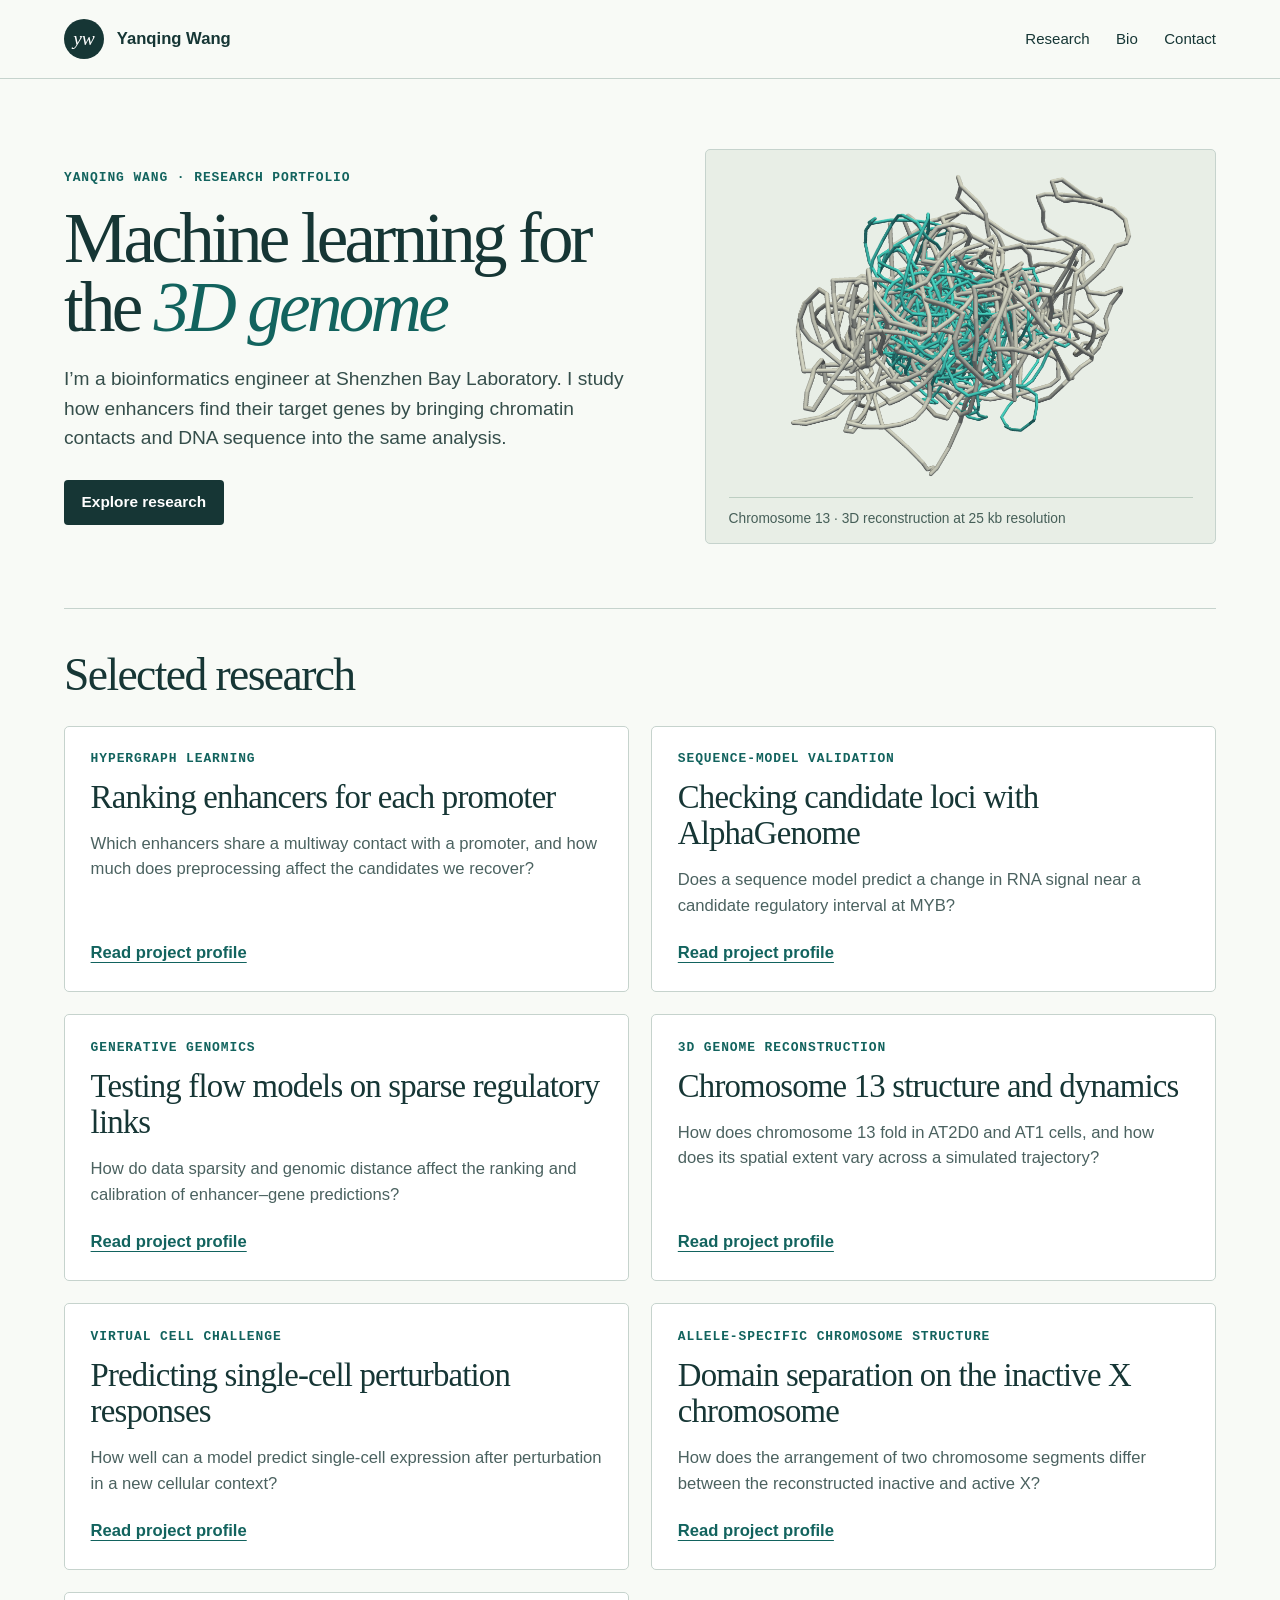
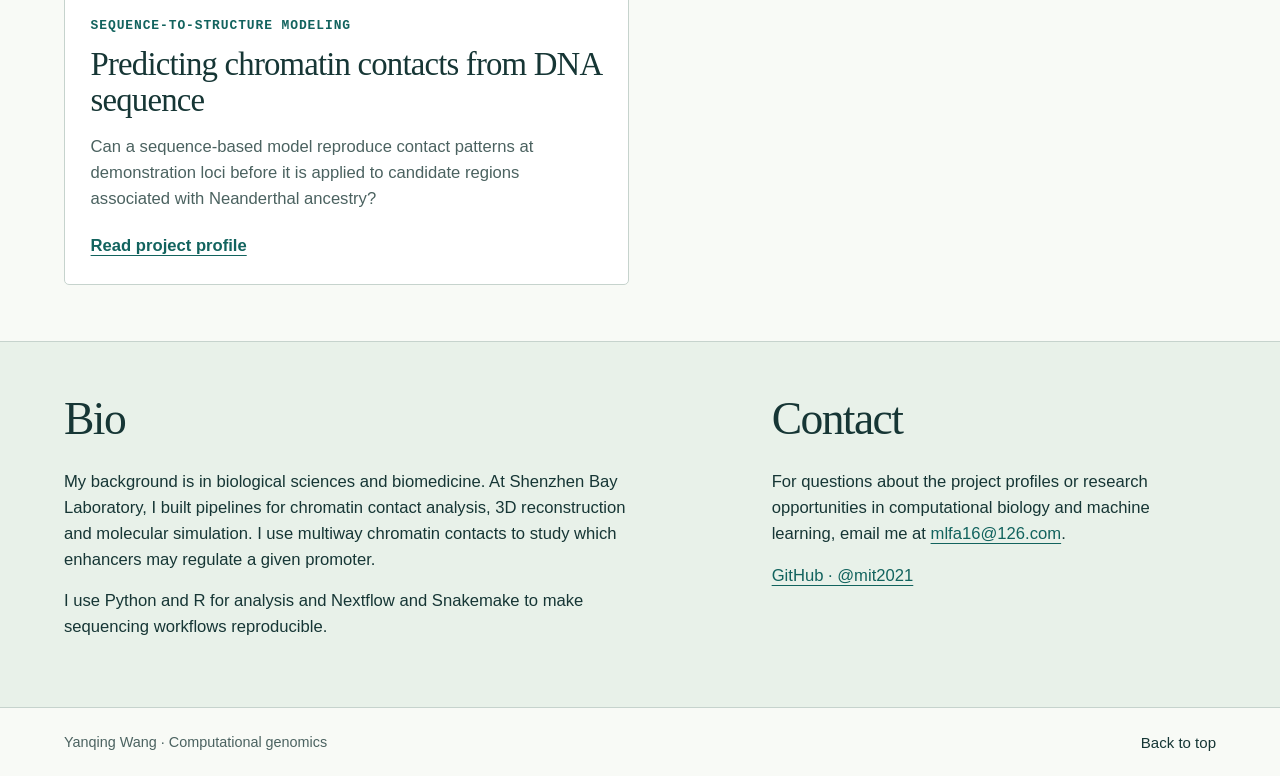
<file: portfolio/index.html>
<!doctype html>
<html lang="en"><head><meta charset="utf-8"><meta name="viewport" content="width=device-width, initial-scale=1"><meta name="description" content="Research portfolio of Yanqing Wang, covering enhancer–promoter ranking, AlphaGenome, generative genomics and chromosome structure."><meta name="theme-color" content="#163635"><title>Yanqing Wang | Computational genomics</title><link rel="stylesheet" href="assets/style.css"></head>
<body><a class="skip" href="#main">Skip to content</a><header><div class="shell bar"><a class="brand" href="index.html"><span aria-hidden="true" class="monogram">yw</span>Yanqing Wang</a><nav aria-label="Primary"><a href="#research">Research</a><a href="#bio">Bio</a><a href="#contact">Contact</a></nav></div></header><main id="main"><div class="shell"><section class="hero"><div><div class="kicker">Yanqing Wang · Research portfolio</div><h1>Machine learning for the <em>3D genome</em></h1><p class="lead">I’m a bioinformatics engineer at Shenzhen Bay Laboratory. I study how enhancers find their target genes by bringing chromatin contacts and DNA sequence into the same analysis.</p><div class="actions"><a class="button" href="#research">Explore research</a></div></div><figure class="herofig"><img src="assets/hero.png" alt="Folded chromosome 13 reconstruction in teal and gray"><figcaption>Chromosome 13 · 3D reconstruction at 25 kb resolution</figcaption></figure></section><section class="research" id="research"><div class="sectionhead"><h2>Selected research</h2></div><div class="cards"><article class="card"><div class="card-inner"><span class="kind">Hypergraph learning</span><h3><a href="profiles/hipore-ranking.html">Ranking enhancers for each promoter</a></h3><p>Which enhancers share a multiway contact with a promoter, and how much does preprocessing affect the candidates we recover?</p><a class="card-link" href="profiles/hipore-ranking.html" aria-label="Read about Ranking enhancers for each promoter">Read project profile</a></div></article><article class="card"><div class="card-inner"><span class="kind">Sequence-model validation</span><h3><a href="profiles/alphagenome.html">Checking candidate loci with AlphaGenome</a></h3><p>Does a sequence model predict a change in RNA signal near a candidate regulatory interval at MYB?</p><a class="card-link" href="profiles/alphagenome.html" aria-label="Read profile for AlphaGenome at MYB">Read project profile</a></div></article><article class="card"><div class="card-inner"><span class="kind">Generative genomics</span><h3><a href="profiles/generative-genomics.html">Testing flow models on sparse regulatory links</a></h3><p>How do data sparsity and genomic distance affect the ranking and calibration of enhancer–gene predictions?</p><a class="card-link" href="profiles/generative-genomics.html" aria-label="Read about Testing flow models on sparse regulatory links">Read project profile</a></div></article><article class="card"><div class="card-inner"><span class="kind">3D genome reconstruction</span><h3><a href="profiles/chromatin-structure.html">Chromosome 13 structure and dynamics</a></h3><p>How does chromosome 13 fold in AT2D0 and AT1 cells, and how does its spatial extent vary across a simulated trajectory?</p><a class="card-link" href="profiles/chromatin-structure.html" aria-label="Read about Chromosome 13 structure and dynamics">Read project profile</a></div></article><article class="card"><div class="card-inner"><span class="kind">Virtual Cell Challenge</span><h3><a href="profiles/virtual-cell-challenge.html">Predicting single-cell perturbation responses</a></h3><p>How well can a model predict single-cell expression after perturbation in a new cellular context?</p><a class="card-link" href="profiles/virtual-cell-challenge.html" aria-label="Read about Predicting single-cell perturbation responses">Read project profile</a></div></article><article class="card"><div class="card-inner"><span class="kind">Allele-specific chromosome structure</span><h3><a href="profiles/x-chromosome.html">Domain separation on the inactive X chromosome</a></h3><p>How does the arrangement of two chromosome segments differ between the reconstructed inactive and active X?</p><a class="card-link" href="profiles/x-chromosome.html" aria-label="Read about Domain separation on the inactive X chromosome">Read project profile</a></div></article><article class="card"><div class="card-inner"><span class="kind">Sequence-to-structure modeling</span><h3><a href="profiles/sequence-folding.html">Predicting chromatin contacts from DNA sequence</a></h3><p>Can a sequence-based model reproduce contact patterns at demonstration loci before it is applied to candidate regions associated with Neanderthal ancestry?</p><a class="card-link" href="profiles/sequence-folding.html" aria-label="Read about Predicting chromatin contacts from DNA sequence">Read project profile</a></div></article></div></section></div><section class="bio"><div class="shell biogrid"><div id="bio"><h2>Bio</h2><p>My background is in biological sciences and biomedicine. At Shenzhen Bay Laboratory, I built pipelines for chromatin contact analysis, 3D reconstruction and molecular simulation. I use multiway chromatin contacts to study which enhancers may regulate a given promoter.</p><p>I use Python and R for analysis and Nextflow and Snakemake to make sequencing workflows reproducible.</p></div><div id="contact"><h2>Contact</h2><p>For questions about the project profiles or research opportunities in computational biology and machine learning, email me at <a href="mailto:mlfa16@126.com">mlfa16@126.com</a>.</p><p><a href="https://github.com/mit2021">GitHub · @mit2021</a></p></div></div></section></main><footer class="shell footer"><span>Yanqing Wang · Computational genomics</span><a href="#main">Back to top</a></footer></body></html>
</file>
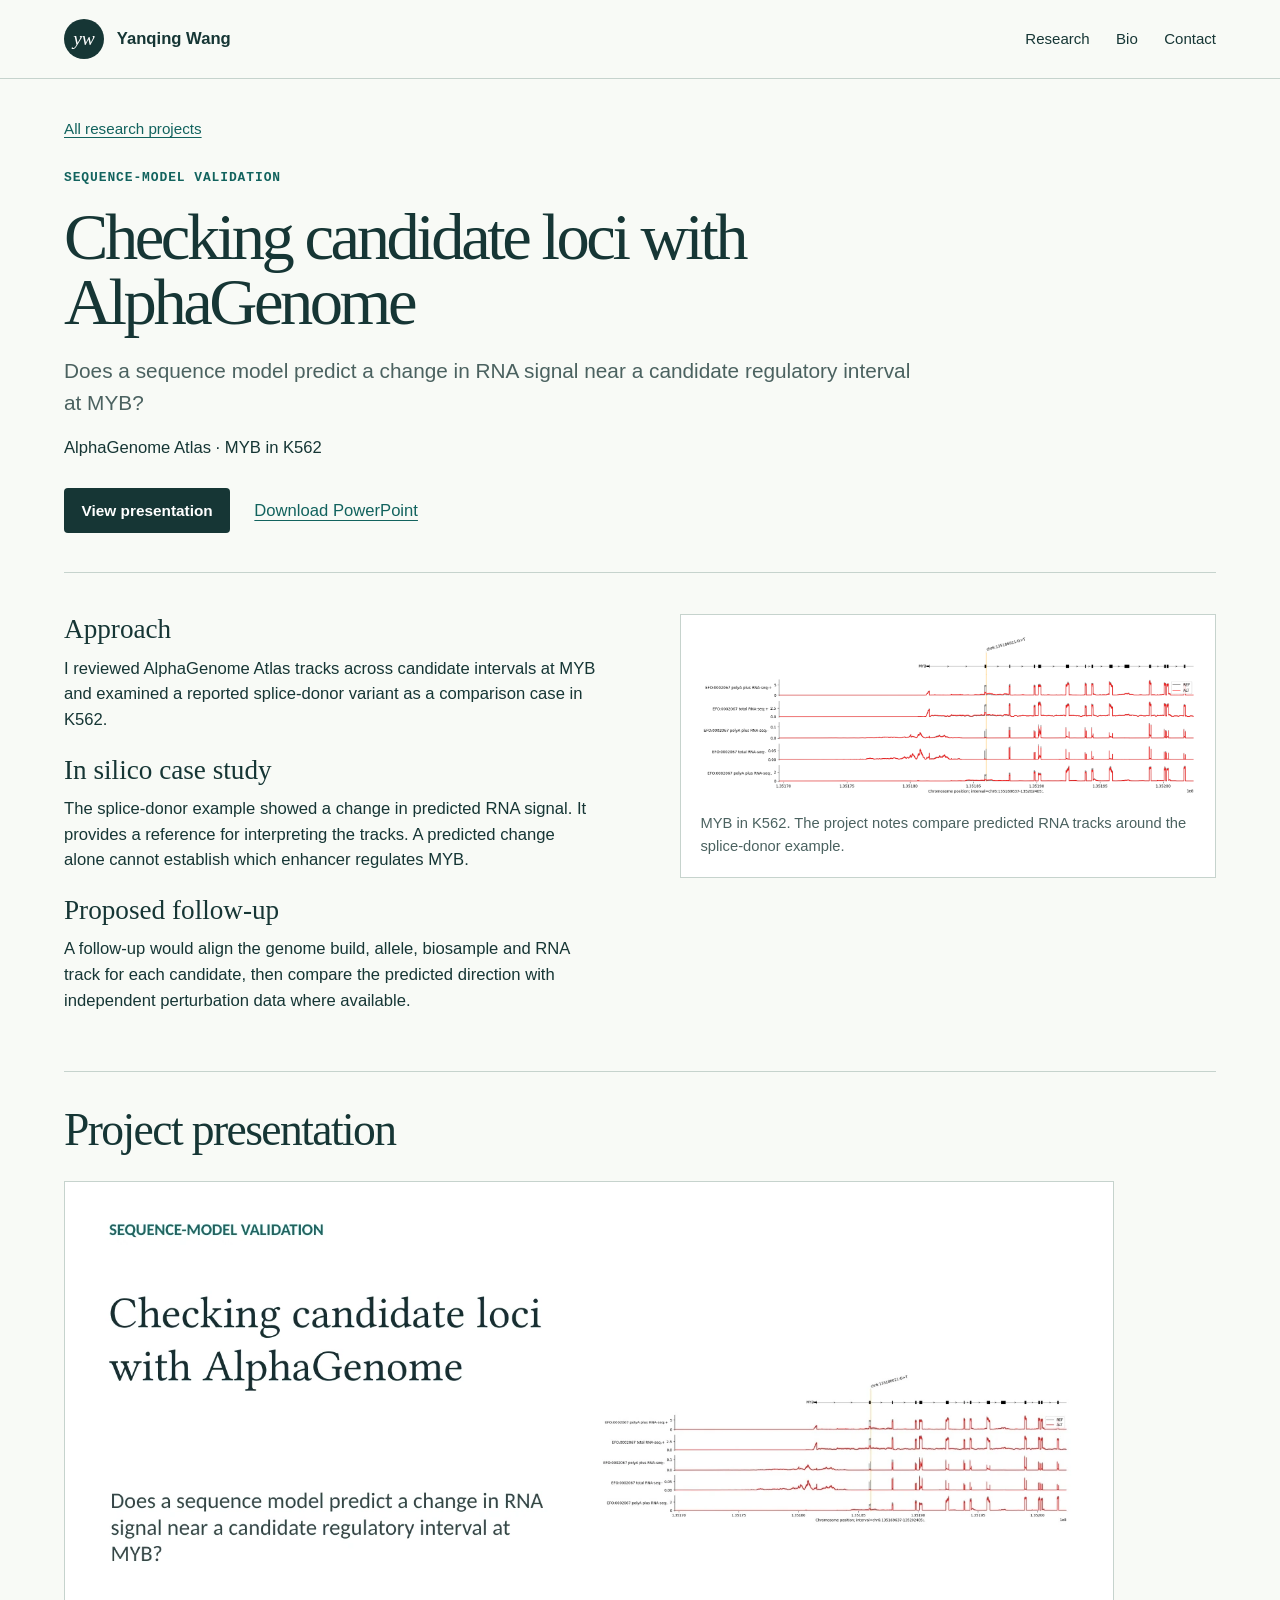
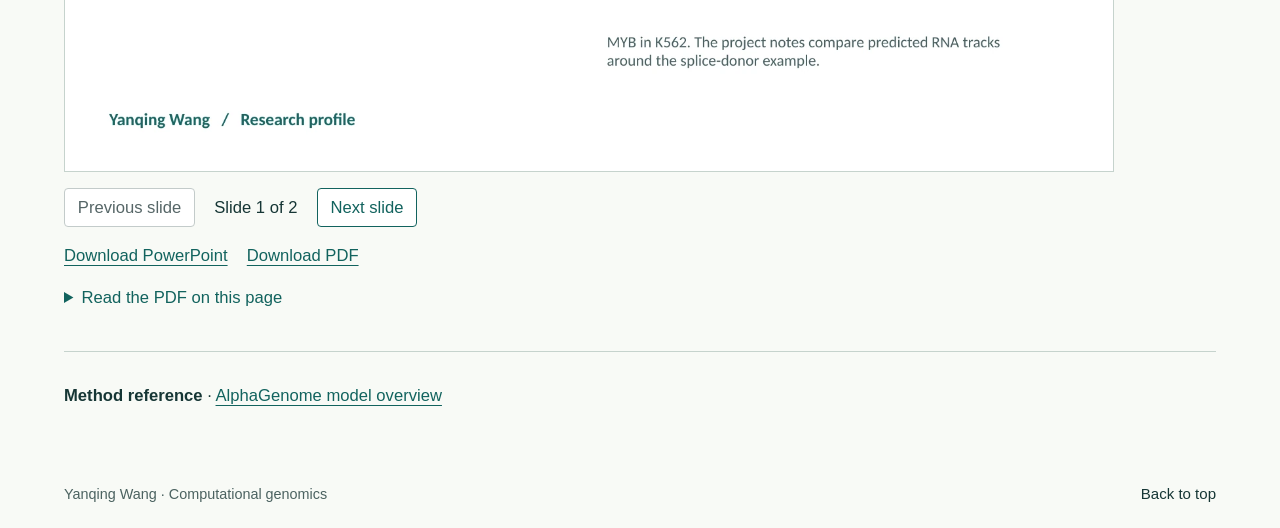
<file: portfolio/profiles/alphagenome.html>
<!doctype html>
<html lang="en"><head><meta charset="utf-8"><meta name="viewport" content="width=device-width, initial-scale=1"><meta name="description" content="Does a sequence model predict a change in RNA signal near a candidate regulatory interval at MYB?"><meta name="theme-color" content="#163635"><title>AlphaGenome at MYB | Yanqing Wang</title><link rel="stylesheet" href="../assets/style.css"></head>
<body><a class="skip" href="#main">Skip to content</a><header><div class="shell bar"><a class="brand" href="../index.html"><span aria-hidden="true" class="monogram">yw</span>Yanqing Wang</a><nav aria-label="Primary"><a href="../index.html#research">Research</a><a href="../index.html#bio">Bio</a><a href="../index.html#contact">Contact</a></nav></div></header><main id="main" class="shell"><section class="subhead"><a class="crumb" href="../index.html#research">All research projects</a><div class="kicker">Sequence-model validation</div><h1 class="page-title">Checking candidate loci with AlphaGenome</h1><p class="lede">Does a sequence model predict a change in RNA signal near a candidate regulatory interval at MYB?</p><p>AlphaGenome Atlas · MYB in K562</p><div class="actions"><a class="button" href="#slides">View presentation</a><a download href="../downloads/alphagenome.pptx">Download PowerPoint</a></div></section><div class="profilecontent"><section><h2>Approach</h2><p>I reviewed AlphaGenome Atlas tracks across candidate intervals at MYB and examined a reported splice-donor variant as a comparison case in K562.</p><h2>In silico case study</h2><p>The splice-donor example showed a change in predicted RNA signal. It provides a reference for interpreting the tracks. A predicted change alone cannot establish which enhancer regulates MYB.</p><h2>Proposed follow-up</h2><p>A follow-up would align the genome build, allele, biosample and RNA track for each candidate, then compare the predicted direction with independent perturbation data where available.</p></section><figure class="evidence"><a href="../assets/myb.png" aria-label="Open full-size research figure"><img src="../assets/myb.png" alt="Predicted MYB RNA tracks aligned to a gene annotation and highlighted variant position."></a><figcaption>MYB in K562. The project notes compare predicted RNA tracks around the splice-donor example.</figcaption></figure></div><section id="slides" class="slide-viewer" aria-label="Project presentation"><h2 class="section-title">Project presentation</h2><div class="slides"><img src="../assets/slides/alphagenome-1.webp" alt="Slide 1. Does a sequence model predict a change in RNA signal near a candidate regulatory interval at MYB?" width="1600" height="900" loading="lazy"><img src="../assets/slides/alphagenome-2.webp" alt="Slide 2. I reviewed AlphaGenome Atlas tracks across candidate intervals at MYB and examined a reported splice-donor variant as a comparison case in K562. The splice-donor example showed a change in predicted RNA signal. It provides a reference for interpreting the tracks. A predicted change alone cannot establish which enhancer regulates MYB. A follow-up would align the genome build, allele, biosample and RNA track for each candidate, then compare the predicted direction with independent perturbation data where available." width="1600" height="900" loading="lazy"></div><div class="pager" hidden><button type="button" data-step="-1">Previous slide</button><span aria-live="polite"></span><button type="button" data-step="1">Next slide</button></div><div class="file-links"><a download href="../downloads/alphagenome.pptx">Download PowerPoint</a><a href="../downloads/alphagenome.pdf" download>Download PDF</a></div><details class="inline-pdf"><summary>Read the PDF on this page</summary><object data="../downloads/alphagenome.pdf" type="application/pdf" aria-label="AlphaGenome at MYB PDF"><p><a href="../downloads/alphagenome.pdf">Open the PDF in a new viewer</a></p></object></details></section><div class="resource"><p><strong>Method reference</strong> · <a href="https://deepmind.google/blog/alphagenome-ai-for-better-understanding-the-genome/">AlphaGenome model overview</a></p></div></main><footer class="shell footer"><span>Yanqing Wang · Computational genomics</span><a href="#main">Back to top</a></footer><script src="../assets/slides.js" defer></script></body></html>
</file>
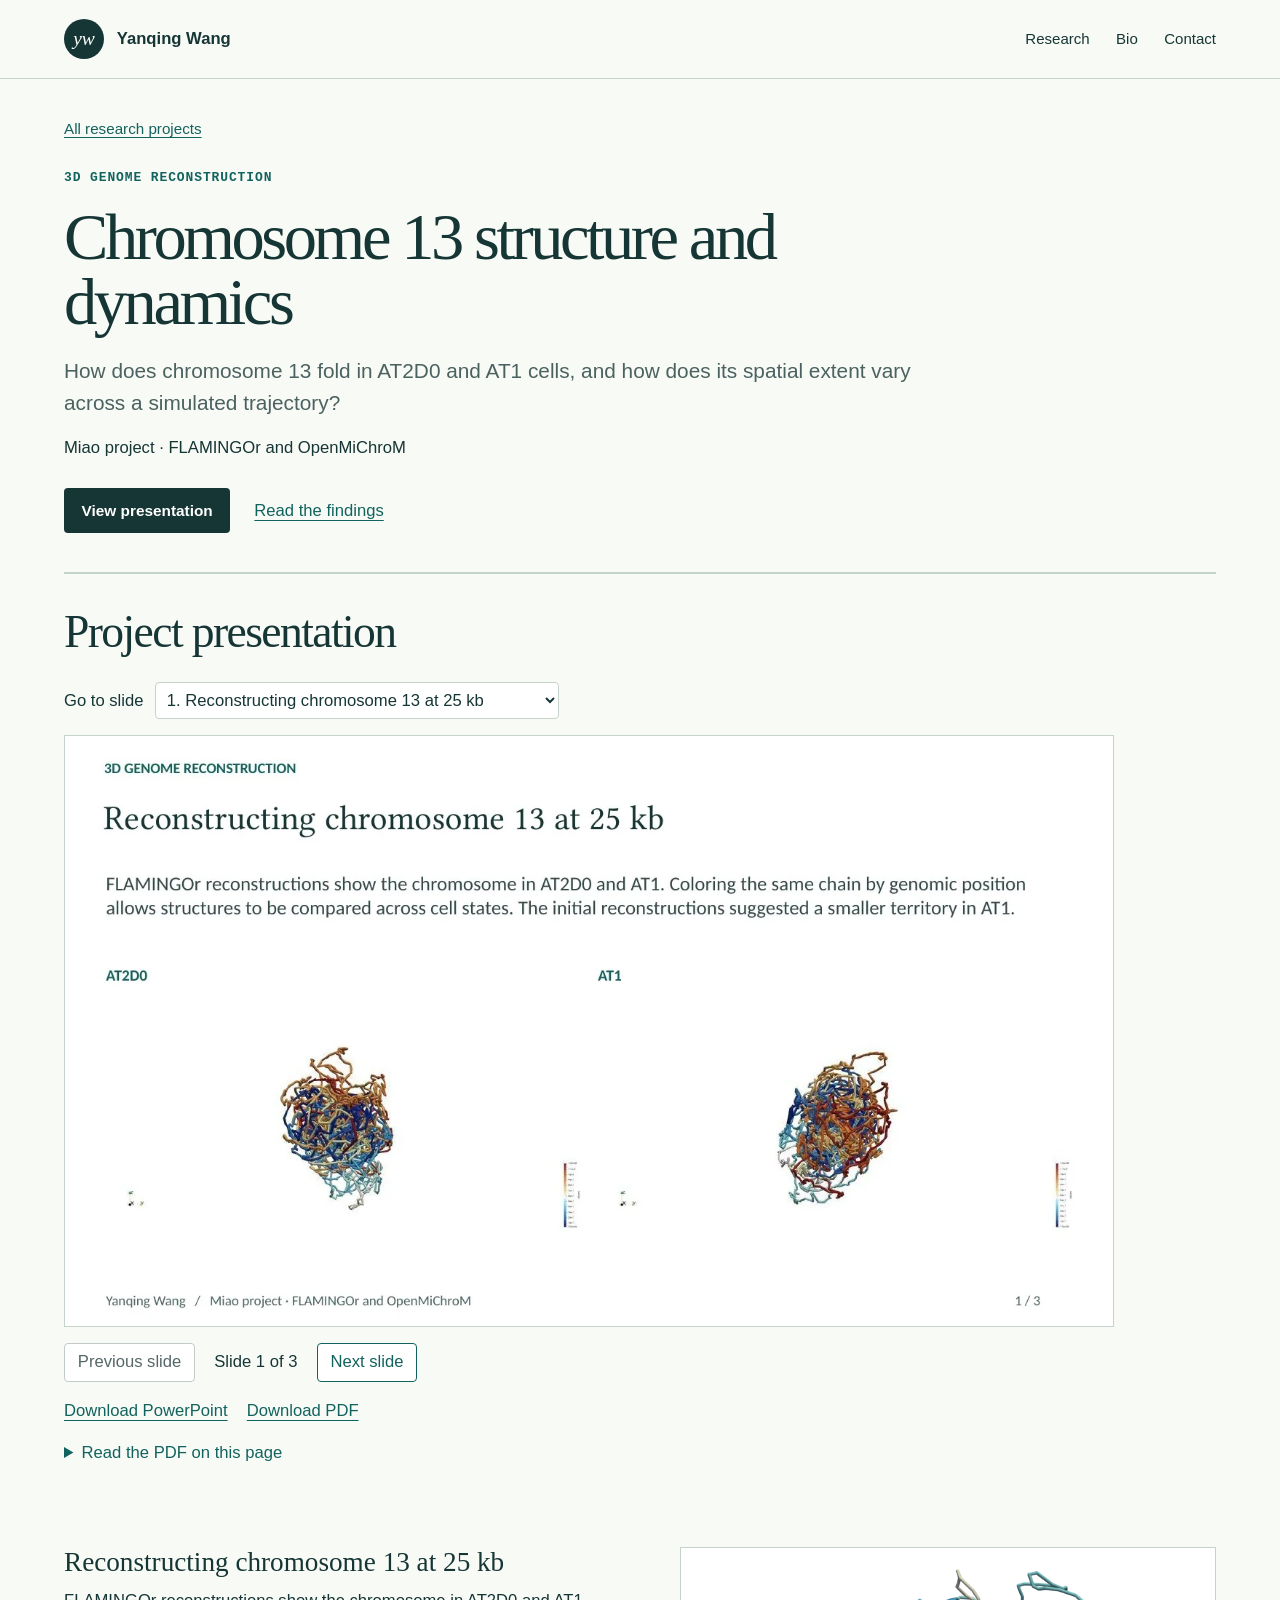
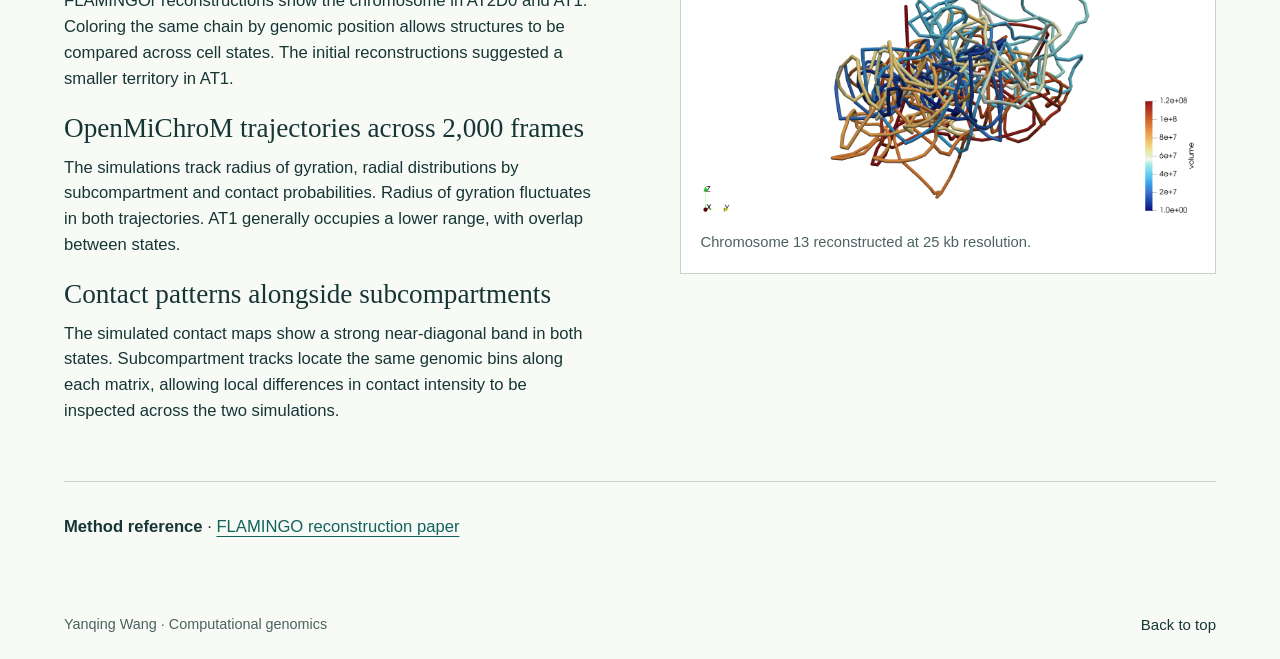
<file: portfolio/profiles/chromatin-structure.html>
<!doctype html>
<html lang="en"><head><meta charset="utf-8"><meta name="viewport" content="width=device-width, initial-scale=1"><meta name="description" content="How does chromosome 13 fold in AT2D0 and AT1 cells, and how does its spatial extent vary across a simulated trajectory?"><meta name="theme-color" content="#163635"><title>Chromosome 13 structure and dynamics | Yanqing Wang</title><link rel="stylesheet" href="../assets/style.css"></head>
<body><a class="skip" href="#main">Skip to content</a><header><div class="shell bar"><a class="brand" href="../index.html"><span aria-hidden="true" class="monogram">yw</span>Yanqing Wang</a><nav aria-label="Primary"><a href="../index.html#research">Research</a><a href="../index.html#bio">Bio</a><a href="../index.html#contact">Contact</a></nav></div></header><main id="main" class="shell"><section class="subhead"><a class="crumb" href="../index.html#research">All research projects</a><div class="kicker">3D genome reconstruction</div><h1 class="page-title">Chromosome 13 structure and dynamics</h1><p class="lede">How does chromosome 13 fold in AT2D0 and AT1 cells, and how does its spatial extent vary across a simulated trajectory?</p><p>Miao project · FLAMINGOr and OpenMiChroM</p><div class="actions"><a class="button" href="#slides">View presentation</a><a href="#findings">Read the findings</a></div></section>
<section id="slides" class="slide-viewer" aria-label="Project presentation"><h2 class="section-title">Project presentation</h2><label class="jump" hidden>Go to slide <select><option value="0">1. Reconstructing chromosome 13 at 25 kb</option><option value="1">2. OpenMiChroM trajectories across 2,000 frames</option><option value="2">3. Contact patterns alongside subcompartments</option></select></label><div class="slides"><div class="slide-frame"><img src="../assets/slides/chromatin-structure.webp" style="object-position:50% 0.00000000%" alt="Reconstructing chromosome 13 at 25 kb. FLAMINGOr reconstructions show the chromosome in AT2D0 and AT1. Coloring the same chain by genomic position allows structures to be compared across cell states. The initial reconstructions suggested a smaller territory in AT1." width="1440" height="810"></div><div class="slide-frame"><img src="../assets/slides/chromatin-structure.webp" style="object-position:50% 50.00000000%" alt="OpenMiChroM trajectories across 2,000 frames. The simulations track radius of gyration, radial distributions by subcompartment and contact probabilities. Radius of gyration fluctuates in both trajectories. AT1 generally occupies a lower range, with overlap between states." width="1440" height="810"></div><div class="slide-frame"><img src="../assets/slides/chromatin-structure.webp" style="object-position:50% 100.00000000%" alt="Contact patterns alongside subcompartments. The simulated contact maps show a strong near-diagonal band in both states. Subcompartment tracks locate the same genomic bins along each matrix, allowing local differences in contact intensity to be inspected across the two simulations." width="1440" height="810"></div></div><div class="pager" hidden><button type="button" data-step="-1">Previous slide</button><span aria-live="polite"></span><button type="button" data-step="1">Next slide</button></div>
<div class="file-links"><a download href="../downloads/chromatin-structure.pptx">Download PowerPoint</a><a download href="../downloads/chromatin-structure.pdf">Download PDF</a></div><details class="inline-pdf"><summary>Read the PDF on this page</summary><object data="../downloads/chromatin-structure.pdf" type="application/pdf" aria-label="Chromosome 13 structure and dynamics PDF"><p><a href="../downloads/chromatin-structure.pdf">Open the PDF</a></p></object></details></section>
<div class="profilecontent" id="findings"><section aria-label="Methods and results"><h2>Reconstructing chromosome 13 at 25 kb</h2><p>FLAMINGOr reconstructions show the chromosome in AT2D0 and AT1. Coloring the same chain by genomic position allows structures to be compared across cell states. The initial reconstructions suggested a smaller territory in AT1.</p><h2>OpenMiChroM trajectories across 2,000 frames</h2><p>The simulations track radius of gyration, radial distributions by subcompartment and contact probabilities. Radius of gyration fluctuates in both trajectories. AT1 generally occupies a lower range, with overlap between states.</p><h2>Contact patterns alongside subcompartments</h2><p>The simulated contact maps show a strong near-diagonal band in both states. Subcompartment tracks locate the same genomic bins along each matrix, allowing local differences in contact intensity to be inspected across the two simulations.</p></section><figure class="evidence"><a href="../assets/chromosome.png" aria-label="Open full-size research figure"><img src="../assets/chromosome.png" alt="Chromosome 13 reconstructed at 25 kb resolution." loading="lazy"></a><figcaption>Chromosome 13 reconstructed at 25 kb resolution.</figcaption></figure></div>
<div class="resource"><p><strong>Method reference</strong> · <a href="https://doi.org/10.1038/s41467-022-30270-2">FLAMINGO reconstruction paper</a></p></div></main><footer class="shell footer"><span>Yanqing Wang · Computational genomics</span><a href="#main">Back to top</a></footer><script src="../assets/slides.js" defer></script></body></html>
</file>
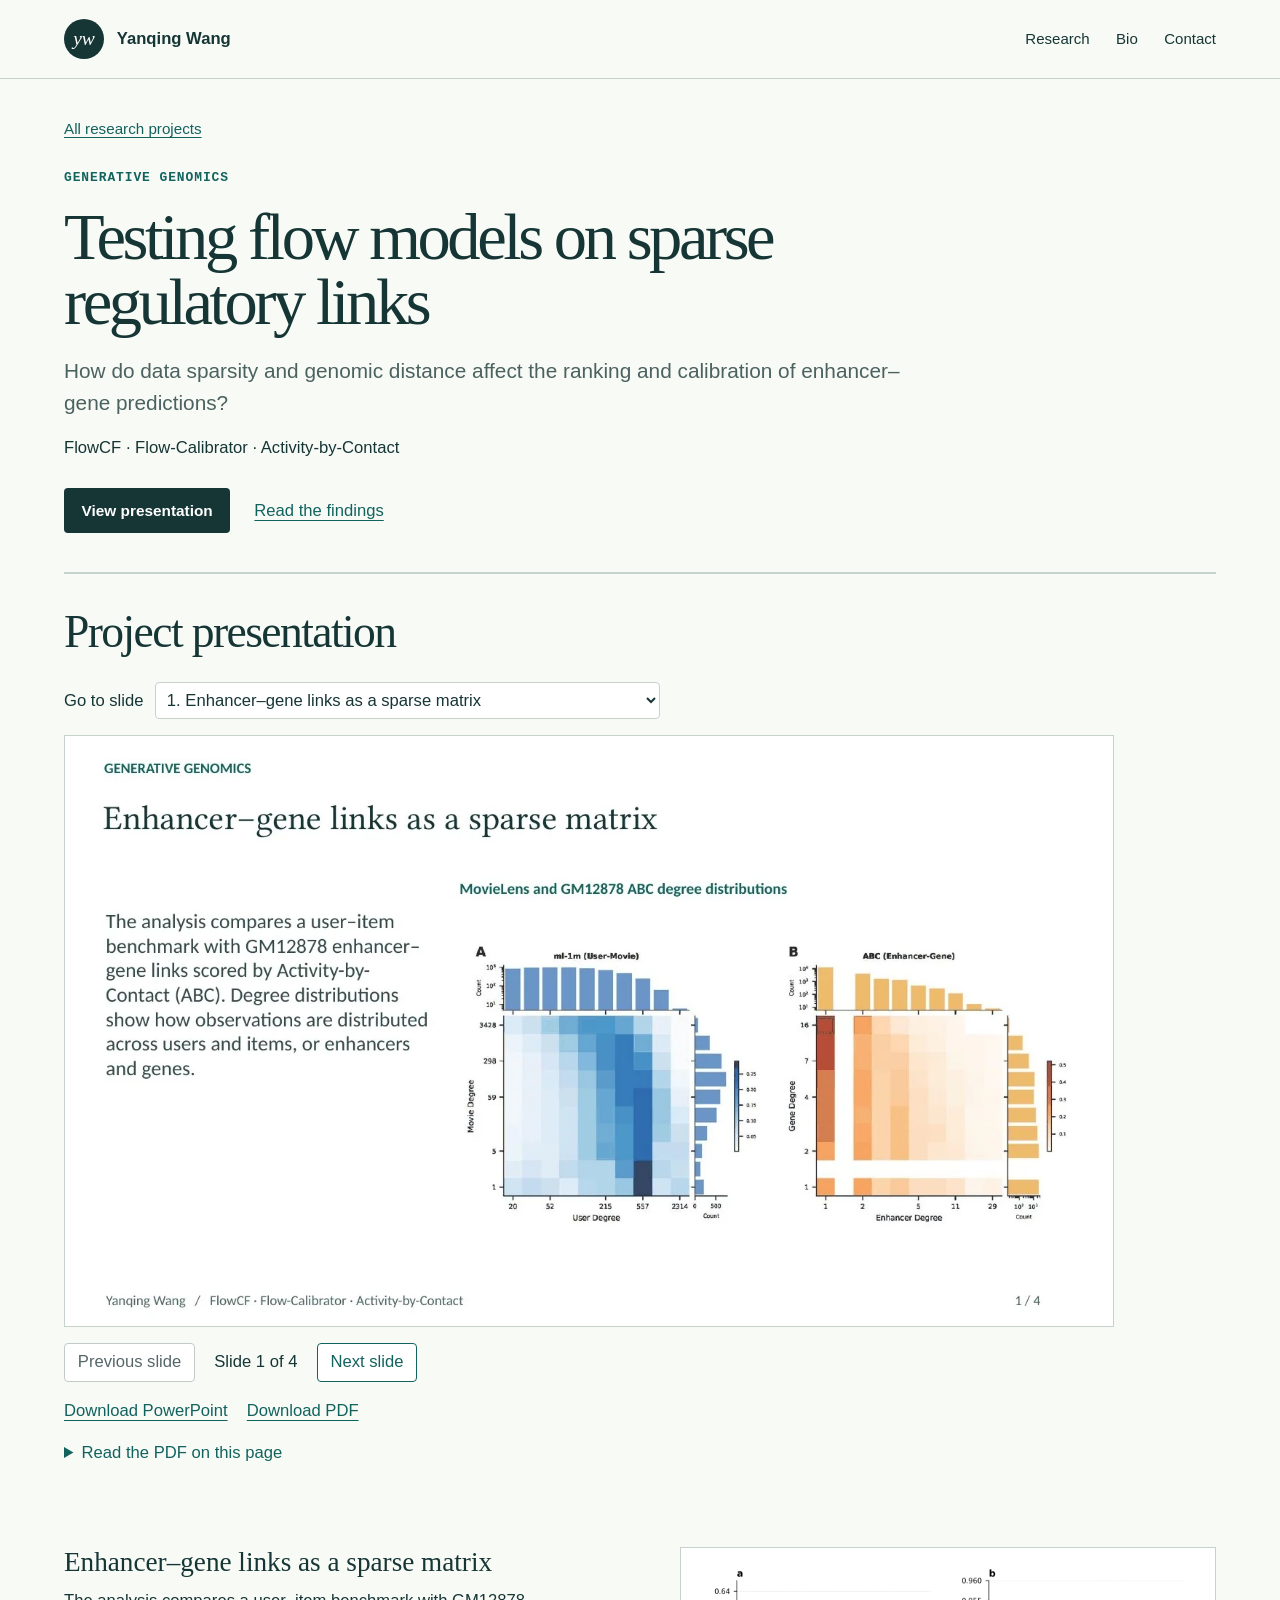
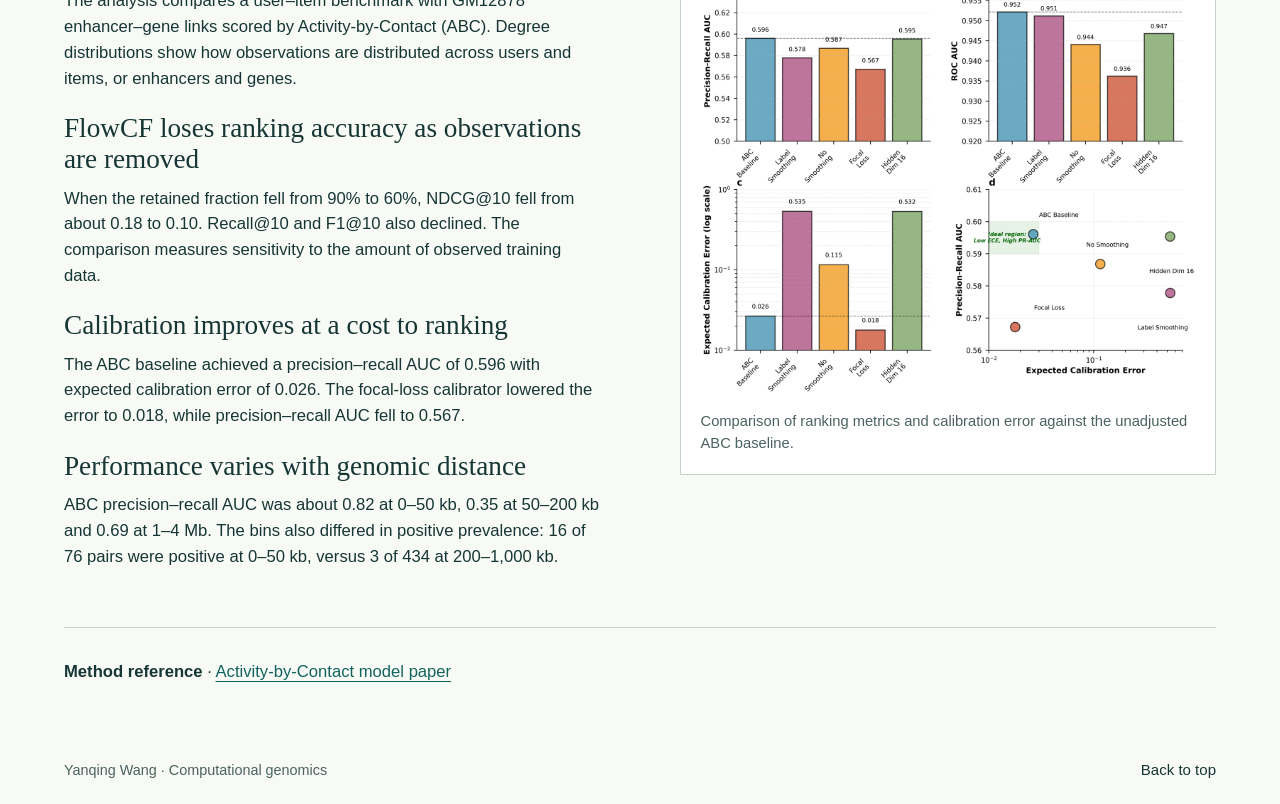
<file: portfolio/profiles/generative-genomics.html>
<!doctype html>
<html lang="en"><head><meta charset="utf-8"><meta name="viewport" content="width=device-width, initial-scale=1"><meta name="description" content="How do data sparsity and genomic distance affect the ranking and calibration of enhancer–gene predictions?"><meta name="theme-color" content="#163635"><title>Testing flow models on sparse regulatory links | Yanqing Wang</title><link rel="stylesheet" href="../assets/style.css"></head>
<body><a class="skip" href="#main">Skip to content</a><header><div class="shell bar"><a class="brand" href="../index.html"><span aria-hidden="true" class="monogram">yw</span>Yanqing Wang</a><nav aria-label="Primary"><a href="../index.html#research">Research</a><a href="../index.html#bio">Bio</a><a href="../index.html#contact">Contact</a></nav></div></header><main id="main" class="shell"><section class="subhead"><a class="crumb" href="../index.html#research">All research projects</a><div class="kicker">Generative genomics</div><h1 class="page-title">Testing flow models on sparse regulatory links</h1><p class="lede">How do data sparsity and genomic distance affect the ranking and calibration of enhancer–gene predictions?</p><p>FlowCF · Flow-Calibrator · Activity-by-Contact</p><div class="actions"><a class="button" href="#slides">View presentation</a><a href="#findings">Read the findings</a></div></section>
<section id="slides" class="slide-viewer" aria-label="Project presentation"><h2 class="section-title">Project presentation</h2><label class="jump" hidden>Go to slide <select><option value="0">1. Enhancer–gene links as a sparse matrix</option><option value="1">2. FlowCF loses ranking accuracy as observations are removed</option><option value="2">3. Calibration improves at a cost to ranking</option><option value="3">4. Performance varies with genomic distance</option></select></label><div class="slides"><div class="slide-frame"><img src="../assets/slides/generative-genomics.webp" style="object-position:50% 0.00000000%" alt="Enhancer–gene links as a sparse matrix. The analysis compares a user–item benchmark with GM12878 enhancer–gene links scored by Activity-by-Contact (ABC). Degree distributions show how observations are distributed across users and items, or enhancers and genes." width="1440" height="810"></div><div class="slide-frame"><img src="../assets/slides/generative-genomics.webp" style="object-position:50% 33.33333333%" alt="FlowCF loses ranking accuracy as observations are removed. When the retained fraction fell from 90% to 60%, NDCG@10 fell from about 0.18 to 0.10. Recall@10 and F1@10 also declined. The comparison measures sensitivity to the amount of observed training data." width="1440" height="810"></div><div class="slide-frame"><img src="../assets/slides/generative-genomics.webp" style="object-position:50% 66.66666667%" alt="Calibration improves at a cost to ranking. The ABC baseline achieved a precision–recall AUC of 0.596 with expected calibration error of 0.026. The focal-loss calibrator lowered the error to 0.018, while precision–recall AUC fell to 0.567." width="1440" height="810"></div><div class="slide-frame"><img src="../assets/slides/generative-genomics.webp" style="object-position:50% 100.00000000%" alt="Performance varies with genomic distance. ABC precision–recall AUC was about 0.82 at 0–50 kb, 0.35 at 50–200 kb and 0.69 at 1–4 Mb. The bins also differed in positive prevalence: 16 of 76 pairs were positive at 0–50 kb, versus 3 of 434 at 200–1,000 kb." width="1440" height="810"></div></div><div class="pager" hidden><button type="button" data-step="-1">Previous slide</button><span aria-live="polite"></span><button type="button" data-step="1">Next slide</button></div>
<div class="file-links"><a download href="../downloads/generative-genomics.pptx">Download PowerPoint</a><a download href="../downloads/generative-genomics.pdf">Download PDF</a></div><details class="inline-pdf"><summary>Read the PDF on this page</summary><object data="../downloads/generative-genomics.pdf" type="application/pdf" aria-label="Testing flow models on sparse regulatory links PDF"><p><a href="../downloads/generative-genomics.pdf">Open the PDF</a></p></object></details></section>
<div class="profilecontent" id="findings"><section aria-label="Methods and results"><h2>Enhancer–gene links as a sparse matrix</h2><p>The analysis compares a user–item benchmark with GM12878 enhancer–gene links scored by Activity-by-Contact (ABC). Degree distributions show how observations are distributed across users and items, or enhancers and genes.</p><h2>FlowCF loses ranking accuracy as observations are removed</h2><p>When the retained fraction fell from 90% to 60%, NDCG@10 fell from about 0.18 to 0.10. Recall@10 and F1@10 also declined. The comparison measures sensitivity to the amount of observed training data.</p><h2>Calibration improves at a cost to ranking</h2><p>The ABC baseline achieved a precision–recall AUC of 0.596 with expected calibration error of 0.026. The focal-loss calibrator lowered the error to 0.018, while precision–recall AUC fell to 0.567.</p><h2>Performance varies with genomic distance</h2><p>ABC precision–recall AUC was about 0.82 at 0–50 kb, 0.35 at 50–200 kb and 0.69 at 1–4 Mb. The bins also differed in positive prevalence: 16 of 76 pairs were positive at 0–50 kb, versus 3 of 434 at 200–1,000 kb.</p></section><figure class="evidence"><a href="../assets/flow.png" aria-label="Open full-size research figure"><img src="../assets/flow.png" alt="Comparison of ranking metrics and calibration error against the unadjusted ABC baseline." loading="lazy"></a><figcaption>Comparison of ranking metrics and calibration error against the unadjusted ABC baseline.</figcaption></figure></div>
<div class="resource"><p><strong>Method reference</strong> · <a href="https://doi.org/10.1038/s41588-019-0538-0">Activity-by-Contact model paper</a></p></div></main><footer class="shell footer"><span>Yanqing Wang · Computational genomics</span><a href="#main">Back to top</a></footer><script src="../assets/slides.js" defer></script></body></html>
</file>
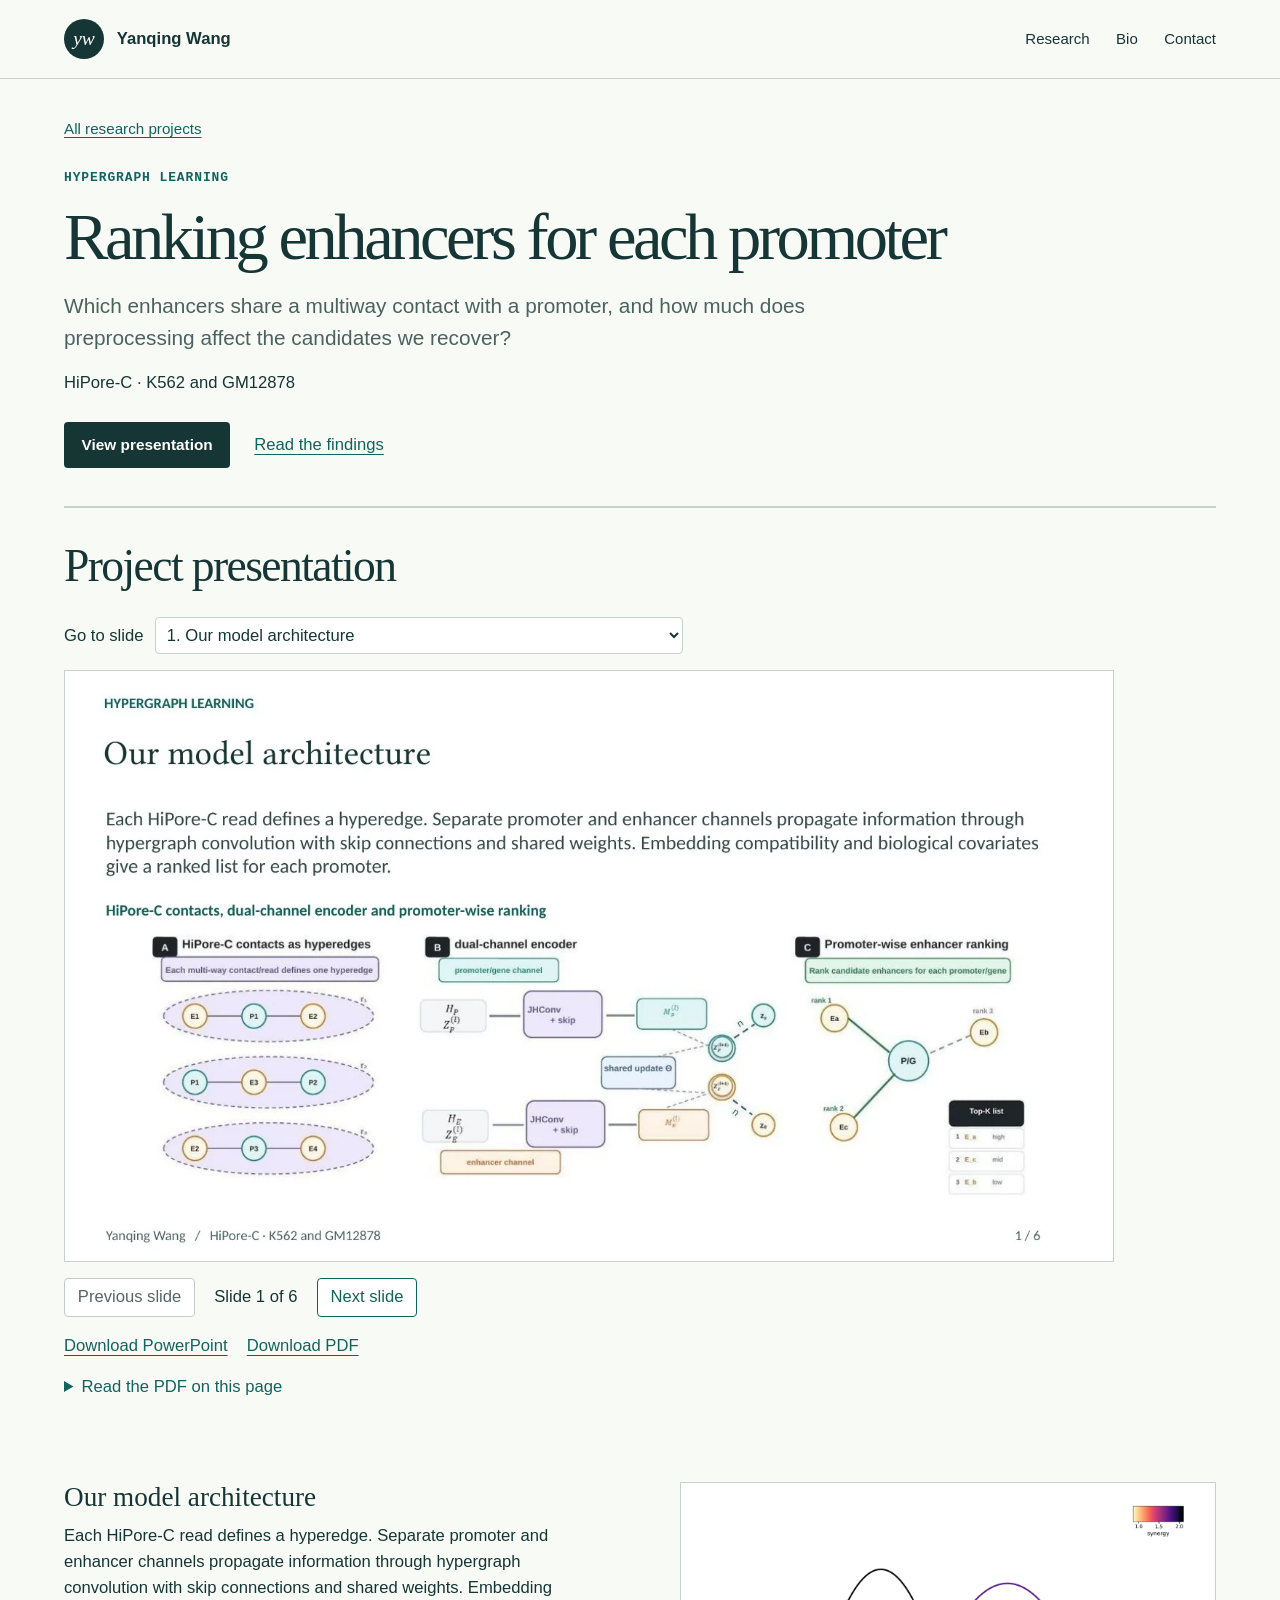
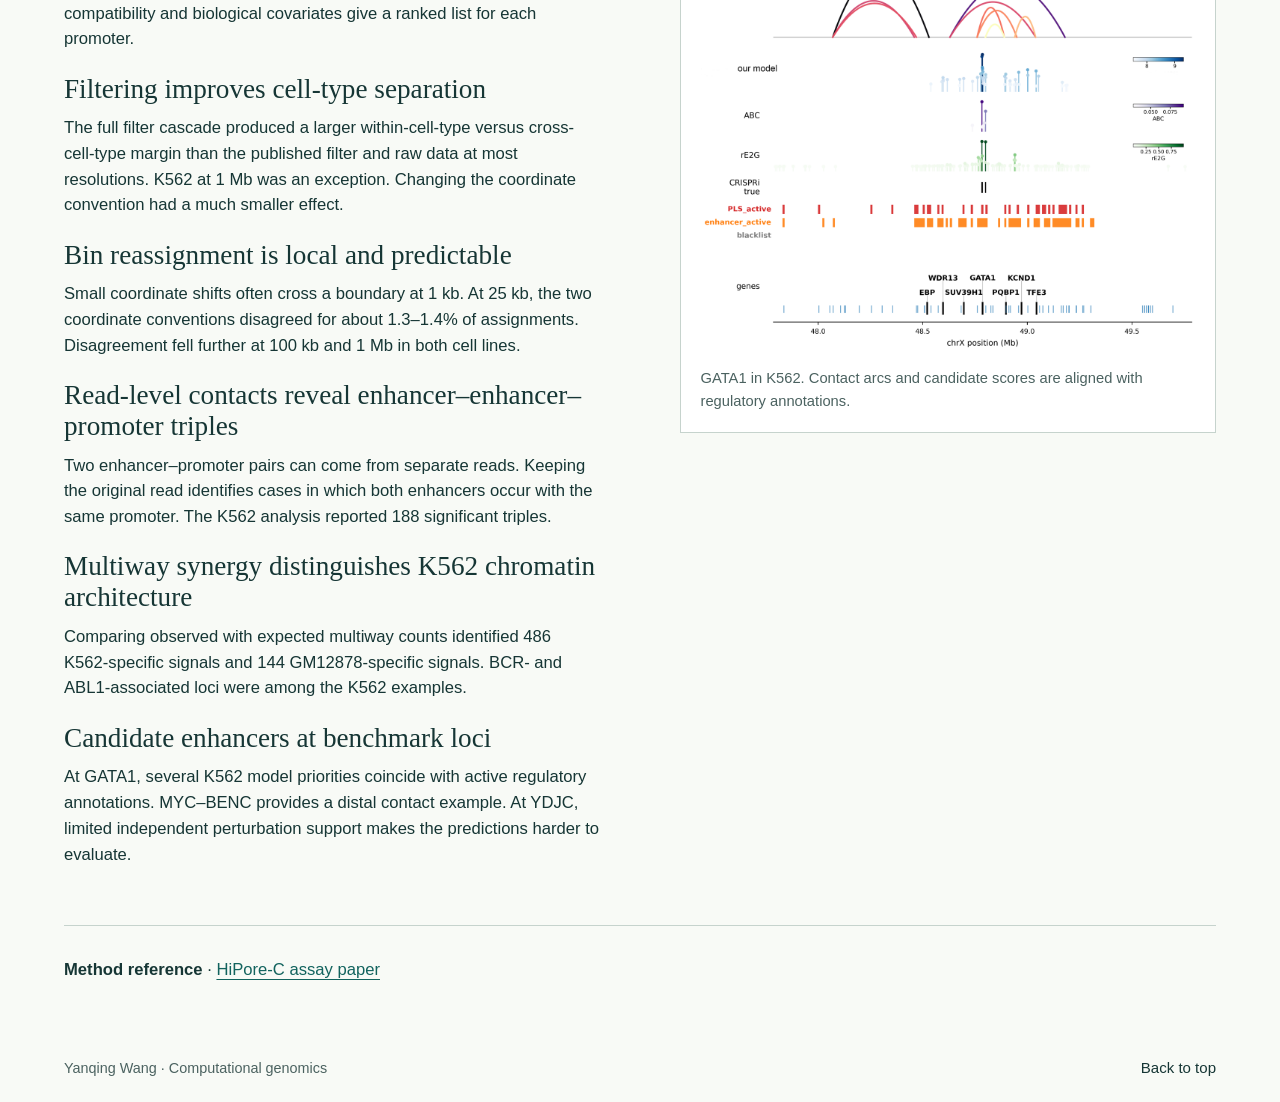
<file: portfolio/profiles/hipore-ranking.html>
<!doctype html>
<html lang="en"><head><meta charset="utf-8"><meta name="viewport" content="width=device-width, initial-scale=1"><meta name="description" content="Which enhancers share a multiway contact with a promoter, and how much does preprocessing affect the candidates we recover?"><meta name="theme-color" content="#163635"><title>Ranking enhancers for each promoter | Yanqing Wang</title><link rel="stylesheet" href="../assets/style.css"></head>
<body><a class="skip" href="#main">Skip to content</a><header><div class="shell bar"><a class="brand" href="../index.html"><span aria-hidden="true" class="monogram">yw</span>Yanqing Wang</a><nav aria-label="Primary"><a href="../index.html#research">Research</a><a href="../index.html#bio">Bio</a><a href="../index.html#contact">Contact</a></nav></div></header><main id="main" class="shell"><section class="subhead"><a class="crumb" href="../index.html#research">All research projects</a><div class="kicker">Hypergraph learning</div><h1 class="page-title">Ranking enhancers for each promoter</h1><p class="lede">Which enhancers share a multiway contact with a promoter, and how much does preprocessing affect the candidates we recover?</p><p>HiPore-C · K562 and GM12878</p><div class="actions"><a class="button" href="#slides">View presentation</a><a href="#findings">Read the findings</a></div></section>
<section id="slides" class="slide-viewer" aria-label="Project presentation"><h2 class="section-title">Project presentation</h2><label class="jump" hidden>Go to slide <select><option value="0">1. Our model architecture</option><option value="1">2. Filtering improves cell-type separation</option><option value="2">3. Bin reassignment is local and predictable</option><option value="3">4. Read-level contacts reveal enhancer–enhancer–promoter triples</option><option value="4">5. Multiway synergy distinguishes K562 chromatin architecture</option><option value="5">6. Candidate enhancers at benchmark loci</option></select></label><div class="slides"><div class="slide-frame"><img src="../assets/slides/hipore-ranking.webp" style="object-position:50% 0.00000000%" alt="Our model architecture. Each HiPore-C read defines a hyperedge. Separate promoter and enhancer channels propagate information through hypergraph convolution with skip connections and shared weights. Embedding compatibility and biological covariates give a ranked list for each promoter." width="1440" height="810"></div><div class="slide-frame"><img src="../assets/slides/hipore-ranking.webp" style="object-position:50% 20.00000000%" alt="Filtering improves cell-type separation. The full filter cascade produced a larger within-cell-type versus cross-cell-type margin than the published filter and raw data at most resolutions. K562 at 1 Mb was an exception. Changing the coordinate convention had a much smaller effect." width="1440" height="810"></div><div class="slide-frame"><img src="../assets/slides/hipore-ranking.webp" style="object-position:50% 40.00000000%" alt="Bin reassignment is local and predictable. Small coordinate shifts often cross a boundary at 1 kb. At 25 kb, the two coordinate conventions disagreed for about 1.3–1.4% of assignments. Disagreement fell further at 100 kb and 1 Mb in both cell lines." width="1440" height="810"></div><div class="slide-frame"><img src="../assets/slides/hipore-ranking.webp" style="object-position:50% 60.00000000%" alt="Read-level contacts reveal enhancer–enhancer–promoter triples. Two enhancer–promoter pairs can come from separate reads. Keeping the original read identifies cases in which both enhancers occur with the same promoter. The K562 analysis reported 188 significant triples." width="1440" height="810"></div><div class="slide-frame"><img src="../assets/slides/hipore-ranking.webp" style="object-position:50% 80.00000000%" alt="Multiway synergy distinguishes K562 chromatin architecture. Comparing observed with expected multiway counts identified 486 K562-specific signals and 144 GM12878-specific signals. BCR- and ABL1-associated loci were among the K562 examples." width="1440" height="810"></div><div class="slide-frame"><img src="../assets/slides/hipore-ranking.webp" style="object-position:50% 100.00000000%" alt="Candidate enhancers at benchmark loci. At GATA1, several K562 model priorities coincide with active regulatory annotations. MYC–BENC provides a distal contact example. At YDJC, limited independent perturbation support makes the predictions harder to evaluate." width="1440" height="810"></div></div><div class="pager" hidden><button type="button" data-step="-1">Previous slide</button><span aria-live="polite"></span><button type="button" data-step="1">Next slide</button></div>
<div class="file-links"><a download href="../downloads/hipore-ranking.pptx">Download PowerPoint</a><a download href="../downloads/hipore-ranking.pdf">Download PDF</a></div><details class="inline-pdf"><summary>Read the PDF on this page</summary><object data="../downloads/hipore-ranking.pdf" type="application/pdf" aria-label="Ranking enhancers for each promoter PDF"><p><a href="../downloads/hipore-ranking.pdf">Open the PDF</a></p></object></details></section>
<div class="profilecontent" id="findings"><section aria-label="Methods and results"><h2>Our model architecture</h2><p>Each HiPore-C read defines a hyperedge. Separate promoter and enhancer channels propagate information through hypergraph convolution with skip connections and shared weights. Embedding compatibility and biological covariates give a ranked list for each promoter.</p><h2>Filtering improves cell-type separation</h2><p>The full filter cascade produced a larger within-cell-type versus cross-cell-type margin than the published filter and raw data at most resolutions. K562 at 1 Mb was an exception. Changing the coordinate convention had a much smaller effect.</p><h2>Bin reassignment is local and predictable</h2><p>Small coordinate shifts often cross a boundary at 1 kb. At 25 kb, the two coordinate conventions disagreed for about 1.3–1.4% of assignments. Disagreement fell further at 100 kb and 1 Mb in both cell lines.</p><h2>Read-level contacts reveal enhancer–enhancer–promoter triples</h2><p>Two enhancer–promoter pairs can come from separate reads. Keeping the original read identifies cases in which both enhancers occur with the same promoter. The K562 analysis reported 188 significant triples.</p><h2>Multiway synergy distinguishes K562 chromatin architecture</h2><p>Comparing observed with expected multiway counts identified 486 K562-specific signals and 144 GM12878-specific signals. BCR- and ABL1-associated loci were among the K562 examples.</p><h2>Candidate enhancers at benchmark loci</h2><p>At GATA1, several K562 model priorities coincide with active regulatory annotations. MYC–BENC provides a distal contact example. At YDJC, limited independent perturbation support makes the predictions harder to evaluate.</p></section><figure class="evidence"><a href="../assets/gata1.png" aria-label="Open full-size research figure"><img src="../assets/gata1.png" alt="GATA1 in K562. Contact arcs and candidate scores are aligned with regulatory annotations." loading="lazy"></a><figcaption>GATA1 in K562. Contact arcs and candidate scores are aligned with regulatory annotations.</figcaption></figure></div>
<div class="resource"><p><strong>Method reference</strong> · <a href="https://www.nature.com/articles/s41467-023-36899-x">HiPore-C assay paper</a></p></div></main><footer class="shell footer"><span>Yanqing Wang · Computational genomics</span><a href="#main">Back to top</a></footer><script src="../assets/slides.js" defer></script></body></html>
</file>
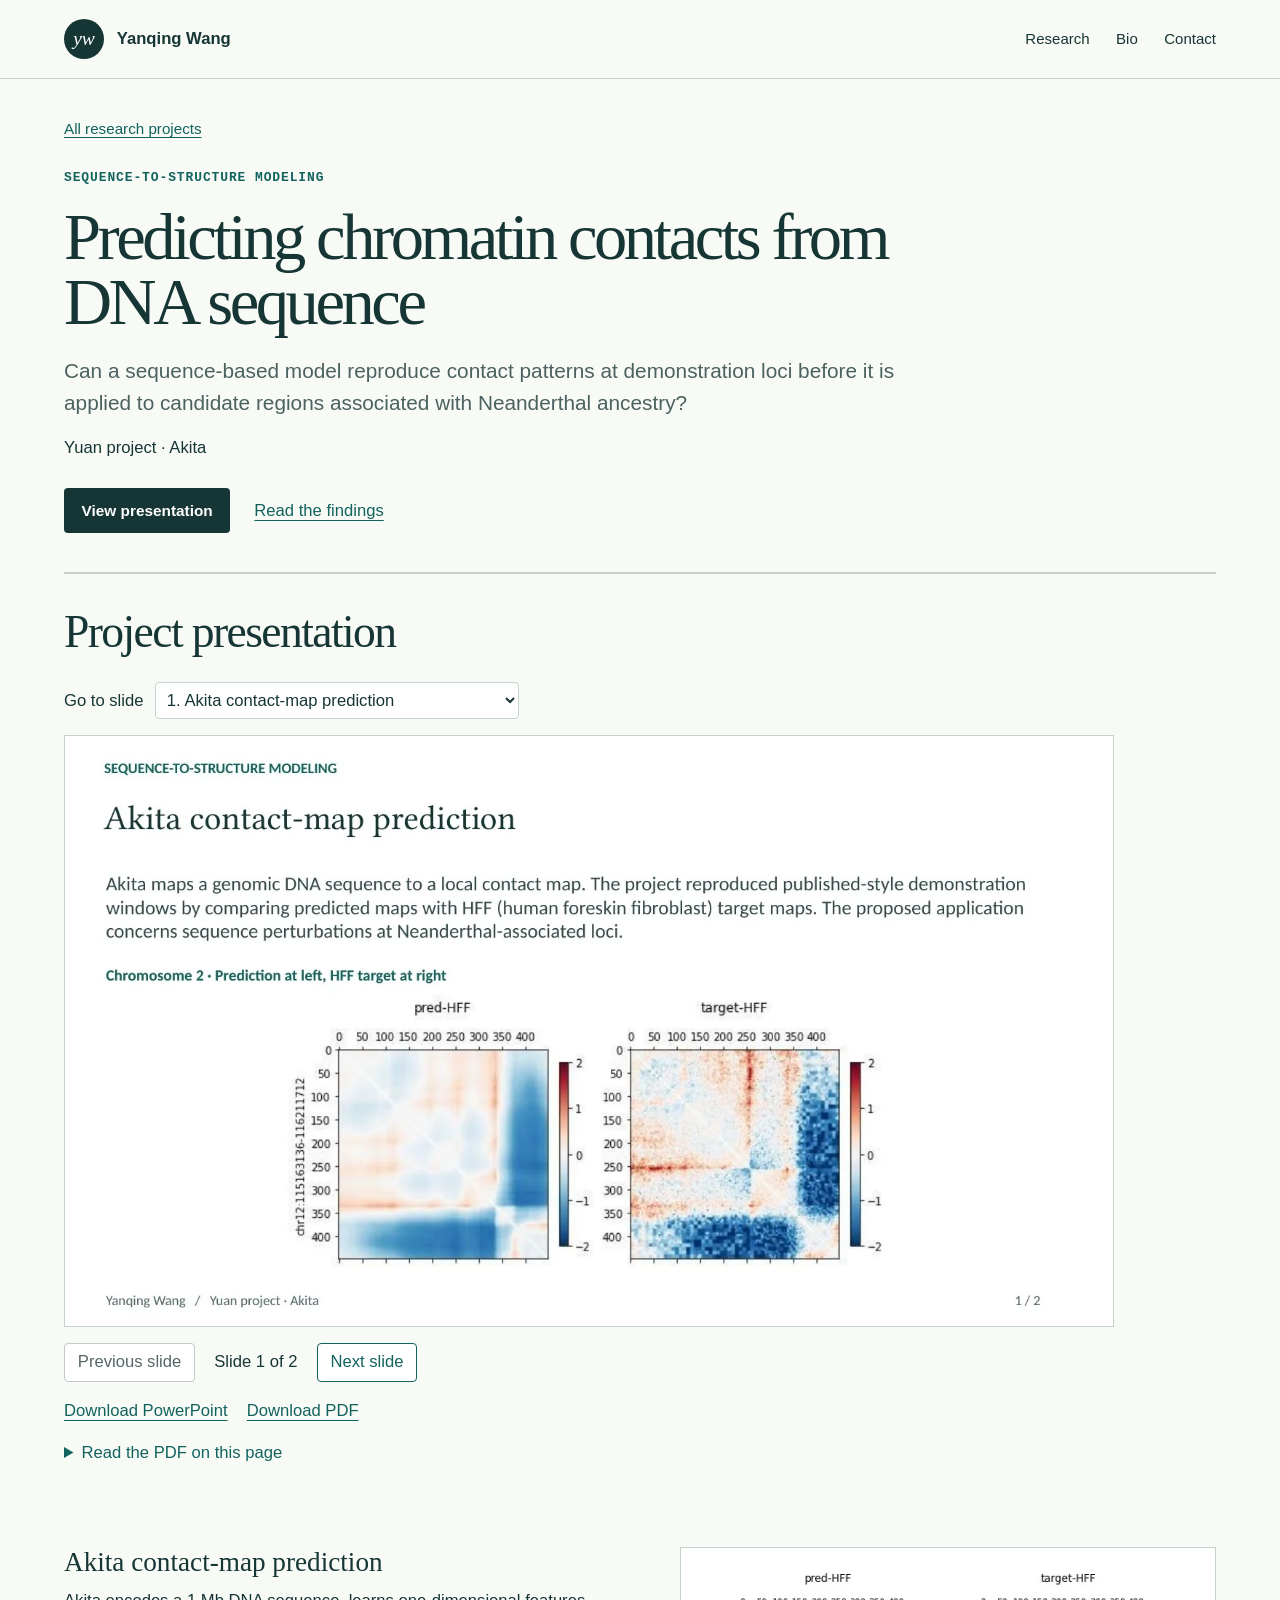
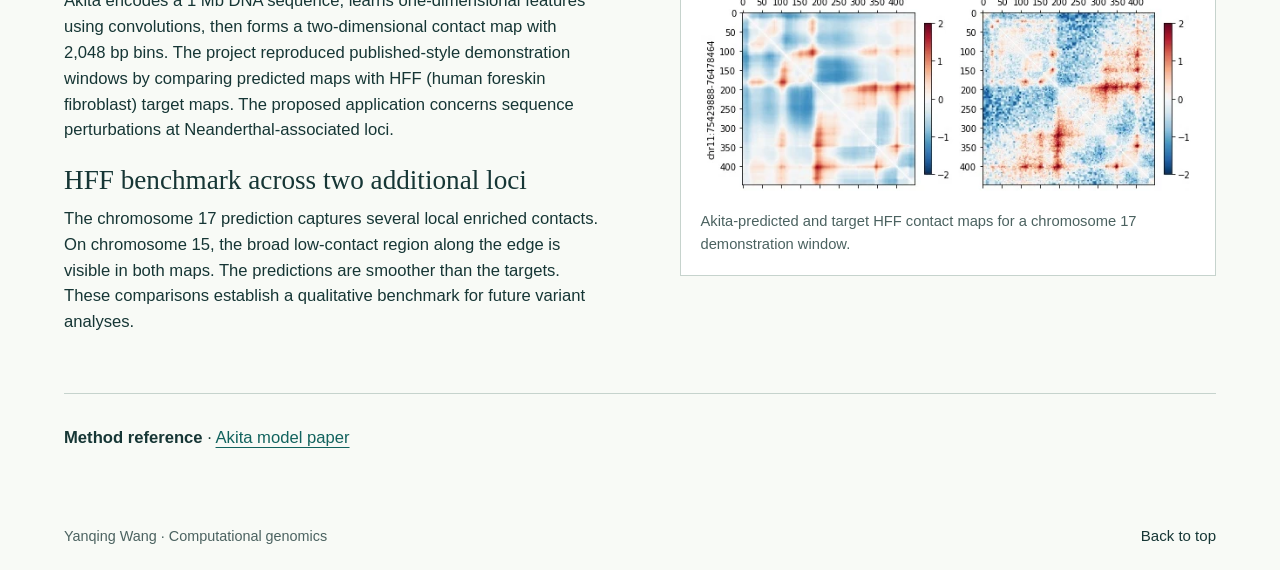
<file: portfolio/profiles/sequence-folding.html>
<!doctype html>
<html lang="en"><head><meta charset="utf-8"><meta name="viewport" content="width=device-width, initial-scale=1"><meta name="description" content="Can a sequence-based model reproduce contact patterns at demonstration loci before it is applied to candidate regions associated with Neanderthal ancestry?"><meta name="theme-color" content="#163635"><title>Predicting chromatin contacts from DNA sequence | Yanqing Wang</title><link rel="stylesheet" href="../assets/style.css"></head>
<body><a class="skip" href="#main">Skip to content</a><header><div class="shell bar"><a class="brand" href="../index.html"><span aria-hidden="true" class="monogram">yw</span>Yanqing Wang</a><nav aria-label="Primary"><a href="../index.html#research">Research</a><a href="../index.html#bio">Bio</a><a href="../index.html#contact">Contact</a></nav></div></header><main id="main" class="shell"><section class="subhead"><a class="crumb" href="../index.html#research">All research projects</a><div class="kicker">Sequence-to-structure modeling</div><h1 class="page-title">Predicting chromatin contacts from DNA sequence</h1><p class="lede">Can a sequence-based model reproduce contact patterns at demonstration loci before it is applied to candidate regions associated with Neanderthal ancestry?</p><p>Yuan project · Akita</p><div class="actions"><a class="button" href="#slides">View presentation</a><a href="#findings">Read the findings</a></div></section>
<section id="slides" class="slide-viewer" aria-label="Project presentation"><h2 class="section-title">Project presentation</h2><label class="jump" hidden>Go to slide <select><option value="0">1. Akita contact-map prediction</option><option value="1">2. HFF benchmark across two additional loci</option></select></label><div class="slides"><div class="slide-frame"><img src="../assets/slides/sequence-folding.webp" style="object-position:50% 0.00000000%" alt="Akita contact-map prediction. Akita maps a genomic DNA sequence to a local contact map. The project reproduced published-style demonstration windows by comparing predicted maps with HFF (human foreskin fibroblast) target maps. The proposed application concerns sequence perturbations at Neanderthal-associated loci." width="1440" height="810"></div><div class="slide-frame"><img src="../assets/slides/sequence-folding.webp" style="object-position:50% 100.00000000%" alt="HFF benchmark across two additional loci. The chromosome 17 prediction captures several local enriched contacts. On chromosome 15, the broad low-contact region along the edge is visible in both maps. The predictions are smoother than the targets. These comparisons establish a qualitative benchmark for future variant analyses." width="1440" height="810"></div></div><div class="pager" hidden><button type="button" data-step="-1">Previous slide</button><span aria-live="polite"></span><button type="button" data-step="1">Next slide</button></div>
<div class="file-links"><a download href="../downloads/sequence-folding.pptx">Download PowerPoint</a><a download href="../downloads/sequence-folding.pdf">Download PDF</a></div><details class="inline-pdf"><summary>Read the PDF on this page</summary><object data="../downloads/sequence-folding.pdf" type="application/pdf" aria-label="Predicting chromatin contacts from DNA sequence PDF"><p><a href="../downloads/sequence-folding.pdf">Open the PDF</a></p></object></details></section>
<div class="profilecontent" id="findings"><section aria-label="Methods and results"><h2>Akita contact-map prediction</h2><p>Akita encodes a 1 Mb DNA sequence, learns one-dimensional features using convolutions, then forms a two-dimensional contact map with 2,048 bp bins. The project reproduced published-style demonstration windows by comparing predicted maps with HFF (human foreskin fibroblast) target maps. The proposed application concerns sequence perturbations at Neanderthal-associated loci.</p><h2>HFF benchmark across two additional loci</h2><p>The chromosome 17 prediction captures several local enriched contacts. On chromosome 15, the broad low-contact region along the edge is visible in both maps. The predictions are smoother than the targets. These comparisons establish a qualitative benchmark for future variant analyses.</p></section><figure class="evidence"><a href="../assets/sequence-folding.webp" aria-label="Open full-size research figure"><img src="../assets/sequence-folding.webp" alt="Akita-predicted and target HFF contact maps for a chromosome 17 demonstration window." loading="lazy"></a><figcaption>Akita-predicted and target HFF contact maps for a chromosome 17 demonstration window.</figcaption></figure></div>
<div class="resource"><p><strong>Method reference</strong> · <a href="https://doi.org/10.1038/s41592-020-0958-x">Akita model paper</a></p></div></main><footer class="shell footer"><span>Yanqing Wang · Computational genomics</span><a href="#main">Back to top</a></footer><script src="../assets/slides.js" defer></script></body></html>
</file>
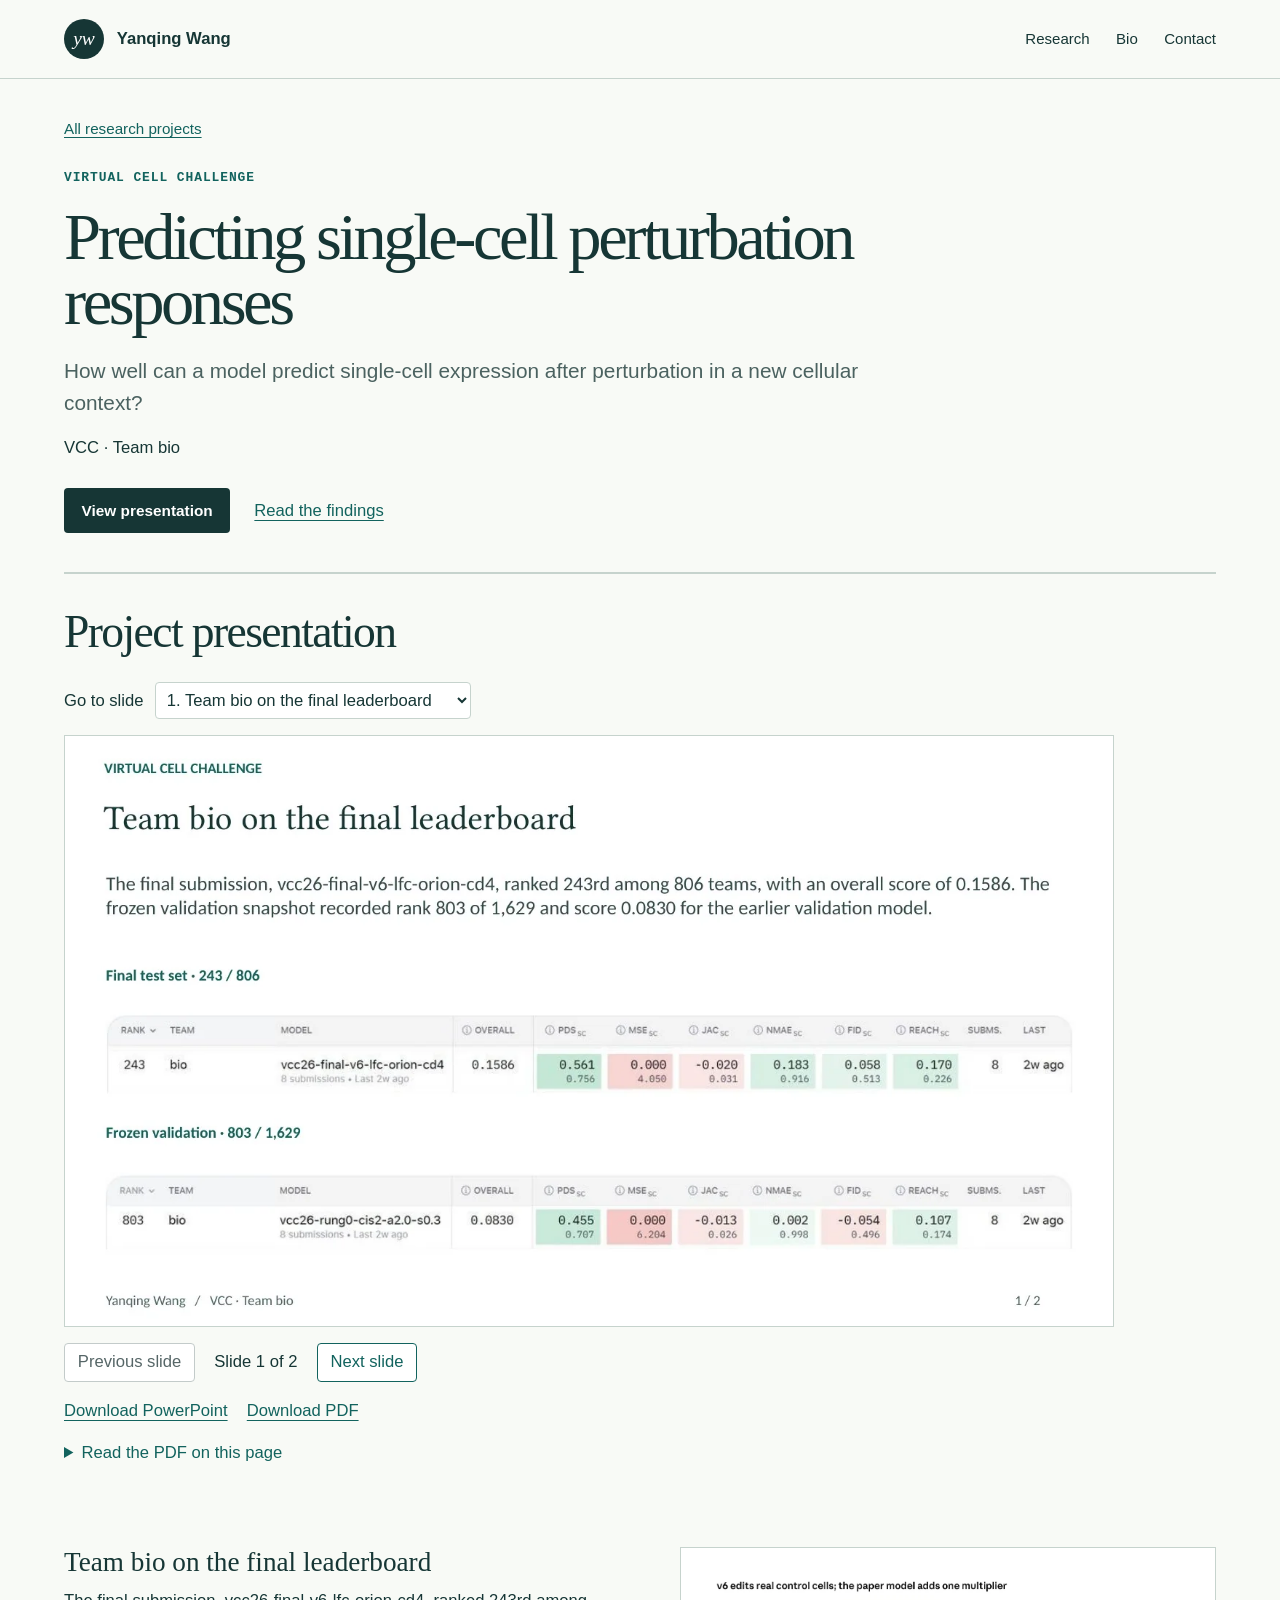
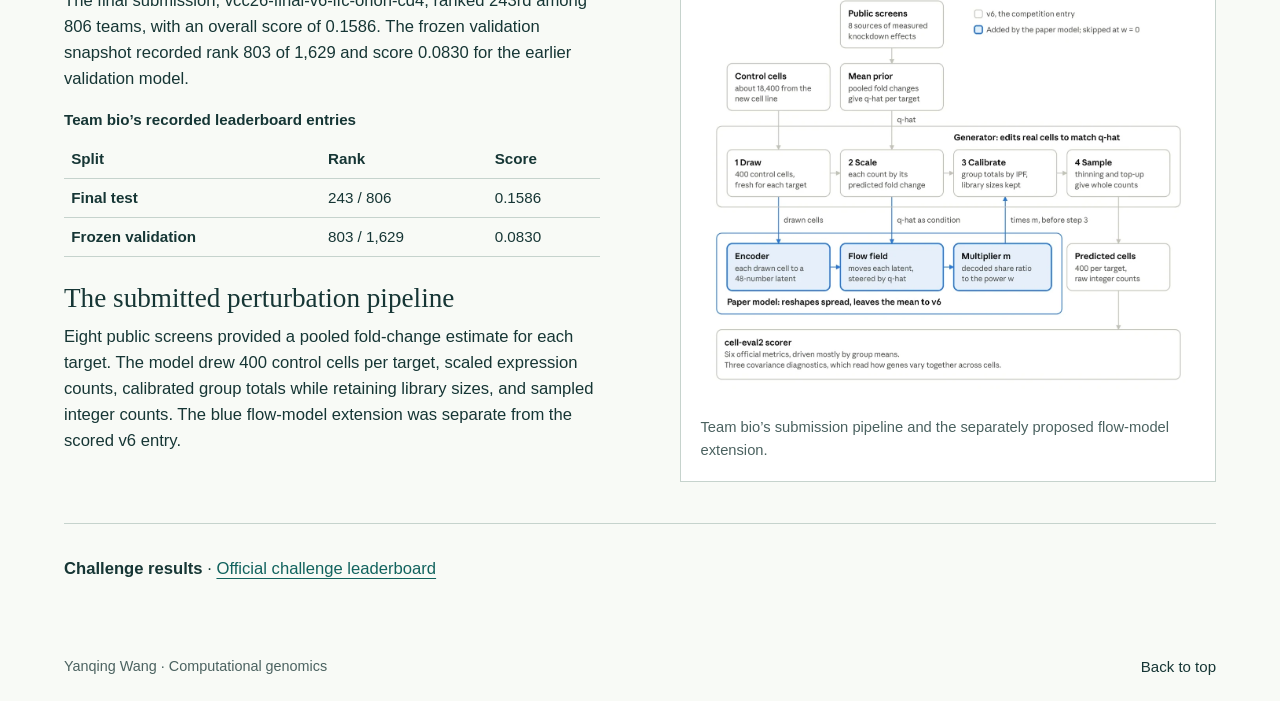
<file: portfolio/profiles/virtual-cell-challenge.html>
<!doctype html>
<html lang="en"><head><meta charset="utf-8"><meta name="viewport" content="width=device-width, initial-scale=1"><meta name="description" content="How well can a model predict single-cell expression after perturbation in a new cellular context?"><meta name="theme-color" content="#163635"><title>Predicting single-cell perturbation responses | Yanqing Wang</title><link rel="stylesheet" href="../assets/style.css"></head>
<body><a class="skip" href="#main">Skip to content</a><header><div class="shell bar"><a class="brand" href="../index.html"><span aria-hidden="true" class="monogram">yw</span>Yanqing Wang</a><nav aria-label="Primary"><a href="../index.html#research">Research</a><a href="../index.html#bio">Bio</a><a href="../index.html#contact">Contact</a></nav></div></header><main id="main" class="shell"><section class="subhead"><a class="crumb" href="../index.html#research">All research projects</a><div class="kicker">Virtual Cell Challenge</div><h1 class="page-title">Predicting single-cell perturbation responses</h1><p class="lede">How well can a model predict single-cell expression after perturbation in a new cellular context?</p><p>VCC · Team bio</p><div class="actions"><a class="button" href="#slides">View presentation</a><a href="#findings">Read the findings</a></div></section>
<section id="slides" class="slide-viewer" aria-label="Project presentation"><h2 class="section-title">Project presentation</h2><label class="jump" hidden>Go to slide <select><option value="0">1. Team bio on the final leaderboard</option><option value="1">2. The submitted perturbation pipeline</option></select></label><div class="slides"><div class="slide-frame"><img src="../assets/slides/virtual-cell-challenge.webp" style="object-position:50% 0.00000000%" alt="Team bio on the final leaderboard. The final submission, vcc26-final-v6-lfc-orion-cd4, ranked 243rd among 806 teams, with an overall score of 0.1586. The frozen validation snapshot recorded rank 803 of 1,629 and score 0.0830 for the earlier validation model." width="1440" height="810"></div><div class="slide-frame"><img src="../assets/slides/virtual-cell-challenge.webp" style="object-position:50% 100.00000000%" alt="The submitted perturbation pipeline. Eight public screens provided a pooled fold-change estimate for each target. The model drew 400 control cells per target, scaled expression counts, calibrated group totals while retaining library sizes, and sampled integer counts. The blue flow-model extension was separate from the scored v6 entry." width="1440" height="810"></div></div><div class="pager" hidden><button type="button" data-step="-1">Previous slide</button><span aria-live="polite"></span><button type="button" data-step="1">Next slide</button></div>
<div class="file-links"><a download href="../downloads/virtual-cell-challenge.pptx">Download PowerPoint</a><a download href="../downloads/virtual-cell-challenge.pdf">Download PDF</a></div><details class="inline-pdf"><summary>Read the PDF on this page</summary><object data="../downloads/virtual-cell-challenge.pdf" type="application/pdf" aria-label="Predicting single-cell perturbation responses PDF"><p><a href="../downloads/virtual-cell-challenge.pdf">Open the PDF</a></p></object></details></section>
<div class="profilecontent" id="findings"><section aria-label="Methods and results"><h2>Team bio on the final leaderboard</h2><p>The final submission, vcc26-final-v6-lfc-orion-cd4, ranked 243rd among 806 teams, with an overall score of 0.1586. The frozen validation snapshot recorded rank 803 of 1,629 and score 0.0830 for the earlier validation model.</p><table class="score-table"><caption>Team bio’s recorded leaderboard entries</caption><thead><tr><th scope="col">Split</th><th scope="col">Rank</th><th scope="col">Score</th></tr></thead><tbody><tr><th scope="row">Final test</th><td>243 / 806</td><td>0.1586</td></tr><tr><th scope="row">Frozen validation</th><td>803 / 1,629</td><td>0.0830</td></tr></tbody></table><h2>The submitted perturbation pipeline</h2><p>Eight public screens provided a pooled fold-change estimate for each target. The model drew 400 control cells per target, scaled expression counts, calibrated group totals while retaining library sizes, and sampled integer counts. The blue flow-model extension was separate from the scored v6 entry.</p></section><figure class="evidence"><a href="../assets/virtual-cell-challenge.webp" aria-label="Open full-size research figure"><img src="../assets/virtual-cell-challenge.webp" alt="Team bio’s submission pipeline and the separately proposed flow-model extension." loading="lazy"></a><figcaption>Team bio’s submission pipeline and the separately proposed flow-model extension.</figcaption></figure></div>
<div class="resource"><p><strong>Challenge results</strong> · <a href="https://virtualcellchallenge.org/leaderboard">Official challenge leaderboard</a></p></div></main><footer class="shell footer"><span>Yanqing Wang · Computational genomics</span><a href="#main">Back to top</a></footer><script src="../assets/slides.js" defer></script></body></html>
</file>
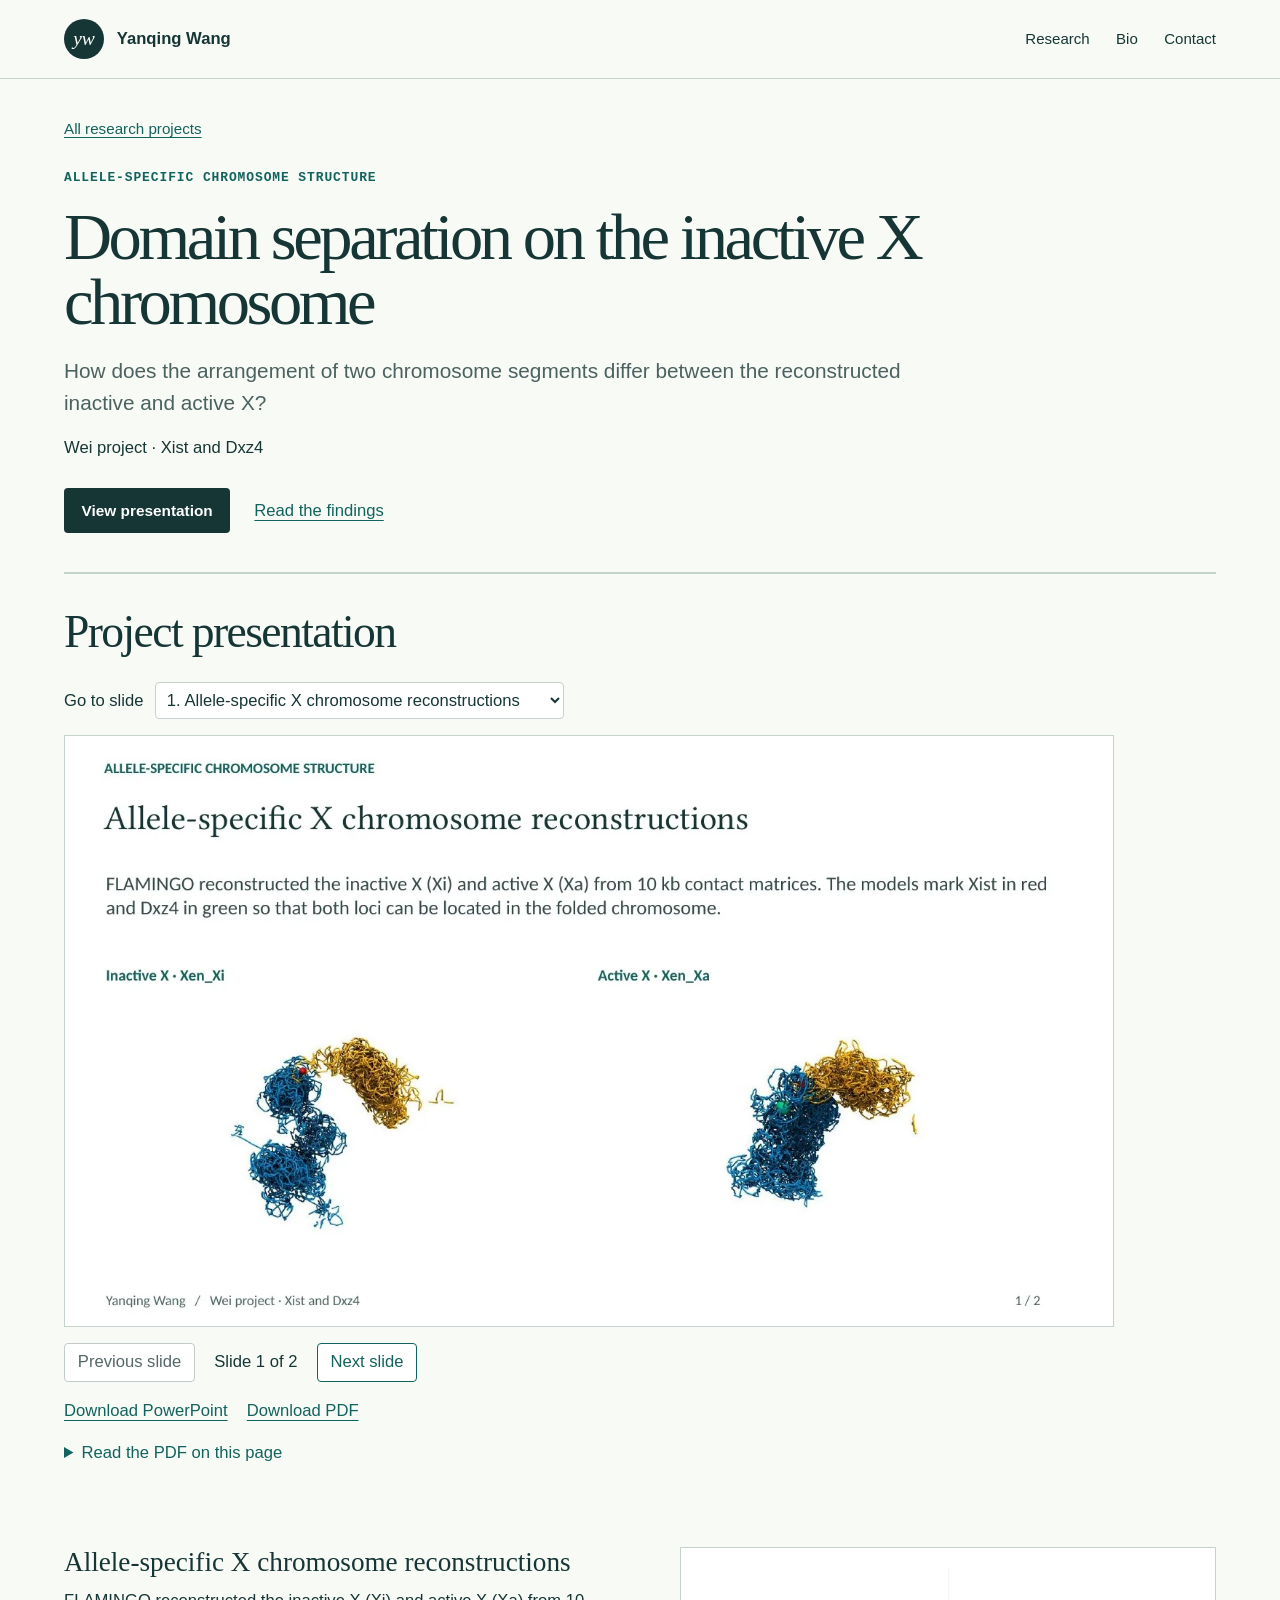
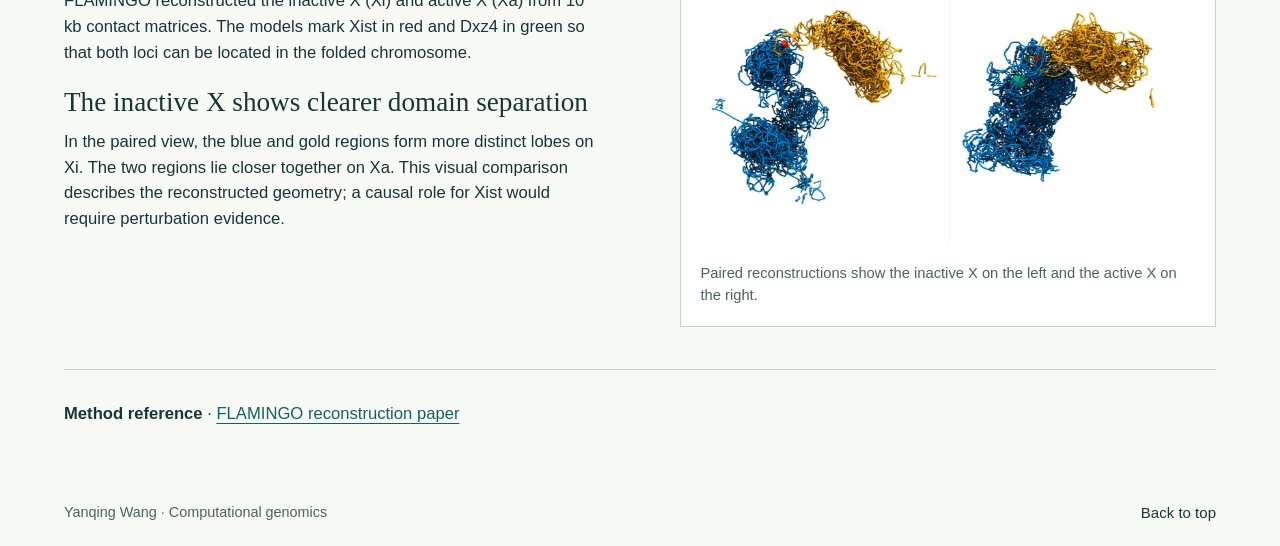
<file: portfolio/profiles/x-chromosome.html>
<!doctype html>
<html lang="en"><head><meta charset="utf-8"><meta name="viewport" content="width=device-width, initial-scale=1"><meta name="description" content="How does the arrangement of two chromosome segments differ between the reconstructed inactive and active X?"><meta name="theme-color" content="#163635"><title>Domain separation on the inactive X chromosome | Yanqing Wang</title><link rel="stylesheet" href="../assets/style.css"></head>
<body><a class="skip" href="#main">Skip to content</a><header><div class="shell bar"><a class="brand" href="../index.html"><span aria-hidden="true" class="monogram">yw</span>Yanqing Wang</a><nav aria-label="Primary"><a href="../index.html#research">Research</a><a href="../index.html#bio">Bio</a><a href="../index.html#contact">Contact</a></nav></div></header><main id="main" class="shell"><section class="subhead"><a class="crumb" href="../index.html#research">All research projects</a><div class="kicker">Allele-specific chromosome structure</div><h1 class="page-title">Domain separation on the inactive X chromosome</h1><p class="lede">How does the arrangement of two chromosome segments differ between the reconstructed inactive and active X?</p><p>Wei project · Xist and Dxz4</p><div class="actions"><a class="button" href="#slides">View presentation</a><a href="#findings">Read the findings</a></div></section>
<section id="slides" class="slide-viewer" aria-label="Project presentation"><h2 class="section-title">Project presentation</h2><label class="jump" hidden>Go to slide <select><option value="0">1. Allele-specific X chromosome reconstructions</option><option value="1">2. The inactive X shows clearer domain separation</option></select></label><div class="slides"><div class="slide-frame"><img src="../assets/slides/x-chromosome.webp" style="object-position:50% 0.00000000%" alt="Allele-specific X chromosome reconstructions. FLAMINGO reconstructed the inactive X (Xi) and active X (Xa) from 10 kb contact matrices. The models mark Xist in red and Dxz4 in green so that both loci can be located in the folded chromosome." width="1440" height="810"></div><div class="slide-frame"><img src="../assets/slides/x-chromosome.webp" style="object-position:50% 100.00000000%" alt="The inactive X shows clearer domain separation. In the paired view, the blue and gold regions form more distinct lobes on Xi. The two regions lie closer together on Xa. This visual comparison describes the reconstructed geometry; a causal role for Xist would require perturbation evidence." width="1440" height="810"></div></div><div class="pager" hidden><button type="button" data-step="-1">Previous slide</button><span aria-live="polite"></span><button type="button" data-step="1">Next slide</button></div>
<div class="file-links"><a download href="../downloads/x-chromosome.pptx">Download PowerPoint</a><a download href="../downloads/x-chromosome.pdf">Download PDF</a></div><details class="inline-pdf"><summary>Read the PDF on this page</summary><object data="../downloads/x-chromosome.pdf" type="application/pdf" aria-label="Domain separation on the inactive X chromosome PDF"><p><a href="../downloads/x-chromosome.pdf">Open the PDF</a></p></object></details></section>
<div class="profilecontent" id="findings"><section aria-label="Methods and results"><h2>Allele-specific X chromosome reconstructions</h2><p>FLAMINGO reconstructed the inactive X (Xi) and active X (Xa) from 10 kb contact matrices. The models mark Xist in red and Dxz4 in green so that both loci can be located in the folded chromosome.</p><h2>The inactive X shows clearer domain separation</h2><p>In the paired view, the blue and gold regions form more distinct lobes on Xi. The two regions lie closer together on Xa. This visual comparison describes the reconstructed geometry; a causal role for Xist would require perturbation evidence.</p></section><figure class="evidence"><a href="../assets/x-chromosome.webp" aria-label="Open full-size research figure"><img src="../assets/x-chromosome.webp" alt="Paired reconstructions show the inactive X on the left and the active X on the right." loading="lazy"></a><figcaption>Paired reconstructions show the inactive X on the left and the active X on the right.</figcaption></figure></div>
<div class="resource"><p><strong>Method reference</strong> · <a href="https://doi.org/10.1038/s41467-022-30270-2">FLAMINGO reconstruction paper</a></p></div></main><footer class="shell footer"><span>Yanqing Wang · Computational genomics</span><a href="#main">Back to top</a></footer><script src="../assets/slides.js" defer></script></body></html>
</file>
<file: portfolio/assets/style.css>
:root{--ink:#163635;--green:#12635e;--muted:#4b6260;--line:#c6d3cd;--paper:#f8faf6;--wash:#e8f1e9;--serif:"Iowan Old Style",Baskerville,Georgia,serif;--sans:"Inter",-apple-system,BlinkMacSystemFont,"Segoe UI",sans-serif;--mono:"SFMono-Regular",Consolas,monospace}
*{box-sizing:border-box}html{scroll-behavior:smooth;scroll-padding-top:1rem}body{margin:0;background:var(--paper);color:var(--ink);font:1.04rem/1.55 var(--sans)}a{color:var(--green);text-underline-offset:.22em}a:hover{text-decoration-thickness:2px}a:focus-visible{outline:3px solid #c8662a;outline-offset:4px}.shell{width:min(1240px,90%);margin:auto}.skip{position:absolute;top:-5rem;left:1rem;background:#fff;padding:1rem;z-index:1}.skip:focus{top:0}header{border-bottom:1px solid var(--line)}.bar{display:flex;align-items:center;justify-content:space-between;gap:1rem;min-height:78px}.brand{display:flex;align-items:center;gap:.8rem;text-decoration:none;font-weight:650;color:var(--ink);white-space:nowrap}.monogram{font:italic 1.22rem var(--serif);background:var(--ink);color:white;display:grid;place-items:center;width:40px;height:40px;border-radius:50%}nav{display:flex;gap:1.65rem;align-items:center}nav a,.footer a{color:var(--ink);font-size:.94rem;text-decoration:none}nav a:hover,.footer a:hover{text-decoration:underline}.navcv{padding:.48rem .95rem;border:1px solid var(--line);border-radius:4px}.hero{display:grid;grid-template-columns:1.12fr 1fr;gap:6%;align-items:center;padding:4.4rem 0 4rem}.kicker,.kind{color:var(--green);font:600 .81rem/1.5 var(--mono);letter-spacing:.07em;text-transform:uppercase}.hero h1,.page-title{font:normal clamp(3.2rem,5.55vw,5.5rem)/.98 var(--serif);letter-spacing:-.052em;margin:1rem 0 1.3rem}.hero h1 em{font-weight:400;color:var(--green)}.hero .lead{font-size:1.2rem;max-width:38rem;color:#354e4b}p{margin:.65rem 0 1rem}.actions{display:flex;flex-wrap:wrap;align-items:center;gap:.8rem 1.5rem;margin:1.65rem 0 0}.button{display:inline-block;padding:.68rem 1.1rem;border-radius:4px;background:var(--ink);color:white;text-decoration:none;font-weight:600;font-size:.96rem}.button:hover{background:var(--green)}figure{margin:0}.herofig{background:#e8eee6;border:1px solid var(--line);border-radius:5px;padding:1.35rem 1.4rem .85rem}.herofig img{width:100%;height:clamp(255px,24vw,360px);object-fit:contain;mix-blend-mode:multiply;display:block}.herofig figcaption{border-top:1px solid #bdcec2;margin-top:1.1rem;padding-top:.65rem;color:#465f58;font-size:.86rem}.research{border-top:1px solid var(--line);padding:2.5rem 0 3.5rem}.sectionhead{display:flex;align-items:baseline;justify-content:space-between}.sectionhead h2,.bio h2,.section-title{font:normal 2.85rem/1.15 var(--serif);margin:0 0 1.5rem;letter-spacing:-.035em}.cards{display:grid;grid-template-columns:1fr 1fr;gap:1.4rem}.card{border:1px solid var(--line);border-radius:5px;background:white;display:flex;flex-direction:column;overflow:hidden}.card-inner{padding:1.4rem 1.6rem 1.55rem;display:flex;flex:1;flex-direction:column;align-items:flex-start}.card h3{font:normal 2.05rem/1.12 var(--serif);letter-spacing:-.025em;margin:.65rem 0 .3rem}.card h3 a{color:var(--ink);text-decoration:none}.card h3 a:hover{text-decoration:underline}.card p{color:var(--muted);margin-bottom:1.35rem}.card .card-link{margin-top:auto;font-weight:600}.bio{background:var(--wash);border-block:1px solid var(--line);padding:3.2rem 0}.biogrid{display:grid;grid-template-columns:1.2fr .9fr;gap:10%}.bio p{max-width:41rem}.footer{display:flex;align-items:center;justify-content:space-between;gap:1rem;padding:1.4rem 0;color:var(--muted);font-size:.9rem}.subhead{padding:2.3rem 0 2.4rem;border-bottom:1px solid var(--line)}.crumb{display:inline-block;margin-bottom:1.75rem;font-size:.95rem}.subhead .page-title{max-width:920px;font-size:clamp(3rem,5.2vw,5rem)}.lede{font-size:1.3rem;max-width:860px;color:var(--muted)}.profilecontent{display:grid;grid-template-columns:1fr 1fr;gap:7%;padding:2.6rem 0}.profilecontent h2{font:normal 1.7rem var(--serif);margin:1.35rem 0 .35rem}.profilecontent h2:first-child{margin-top:0}.evidence{align-self:start;padding:1.2rem;background:white;border:1px solid var(--line)}.evidence img{width:100%;display:block}.evidence figcaption{font-size:.92rem;color:var(--muted);margin-top:1rem}.resource{border-top:1px solid var(--line);padding:1.3rem 0 2.2rem}.resource a{margin-right:1rem}.bio a{overflow-wrap:anywhere}
@media(max-width:760px){.bar{min-height:65px;flex-wrap:wrap;padding:.65rem 0}nav{gap:.85rem}.hero,.profilecontent,.biogrid{grid-template-columns:1fr}.hero{padding:2rem 0 2.3rem;gap:1.65rem}.hero h1{font-size:clamp(3.1rem,11vw,4.8rem)}.herofig img{height:235px}.cards{grid-template-columns:1fr}.biogrid{gap:1.7rem}.profilecontent{gap:1rem}.sectionhead h2,.bio h2{font-size:2.35rem}.card-inner{padding:1.2rem}.sectionhead{display:block}}@media(max-width:470px){.bar{align-items:flex-start}.brand{gap:.5rem}.bar nav{justify-content:space-between;flex-basis:100%;padding-bottom:.25rem}.navcv{padding:.2rem .65rem}.hero .lead{font-size:1.08rem}.subhead .page-title{font-size:2.9rem}.actions{gap:.8rem 1rem}.footer{align-items:flex-start}}
@media(prefers-reduced-motion:reduce){html{scroll-behavior:auto}}

.cv-files{list-style:none;padding:0}.cv-files li,.file-links,.pager{display:flex;align-items:center;gap:1.2rem;flex-wrap:wrap}.cv-files li{margin:.6rem 0}.cv-files strong{min-width:6rem}.slide-viewer{padding:2rem 0 2.5rem;border-top:1px solid var(--line)}.slides{max-width:1050px;border:1px solid var(--line);background:white}.slides img{display:block;width:100%;height:auto}.slides img[hidden],.pager[hidden]{display:none}.pager{margin:1rem 0}.pager button{border:1px solid var(--green);background:white;color:var(--green);font:inherit;border-radius:4px;padding:.35rem .8rem;cursor:pointer}.pager button:disabled{color:#566667;border-color:#c3cbca;cursor:default}.pager button:focus-visible,summary:focus-visible{outline:3px solid #c8662a;outline-offset:3px}.file-links{margin:1rem 0}.inline-pdf summary{color:var(--green);cursor:pointer}.inline-pdf object{display:block;margin-top:1rem;width:100%;height:clamp(420px,72vh,800px);border:1px solid var(--line)}

.slide-frame{position:relative;aspect-ratio:16/9;overflow:hidden}.slides .slide-frame img{position:absolute;inset:0;width:100%;height:100%;object-fit:cover}.slide-frame[hidden],.jump[hidden]{display:none}.jump{display:flex;gap:.7rem;align-items:center;flex-wrap:wrap;margin:0 0 1rem}.jump select{max-width:100%;font:inherit;color:var(--ink);background:white;border:1px solid var(--line);padding:.45rem;border-radius:4px}.score-table{width:100%;border-collapse:collapse;font-size:.95rem;margin:1.05rem 0 1.65rem}.score-table caption{text-align:left;font-weight:600;margin-bottom:.5rem}.score-table th,.score-table td{text-align:left;border-bottom:1px solid var(--line);padding:.45rem}.jump select:focus-visible{outline:3px solid #c8662a;outline-offset:3px}
</file>
